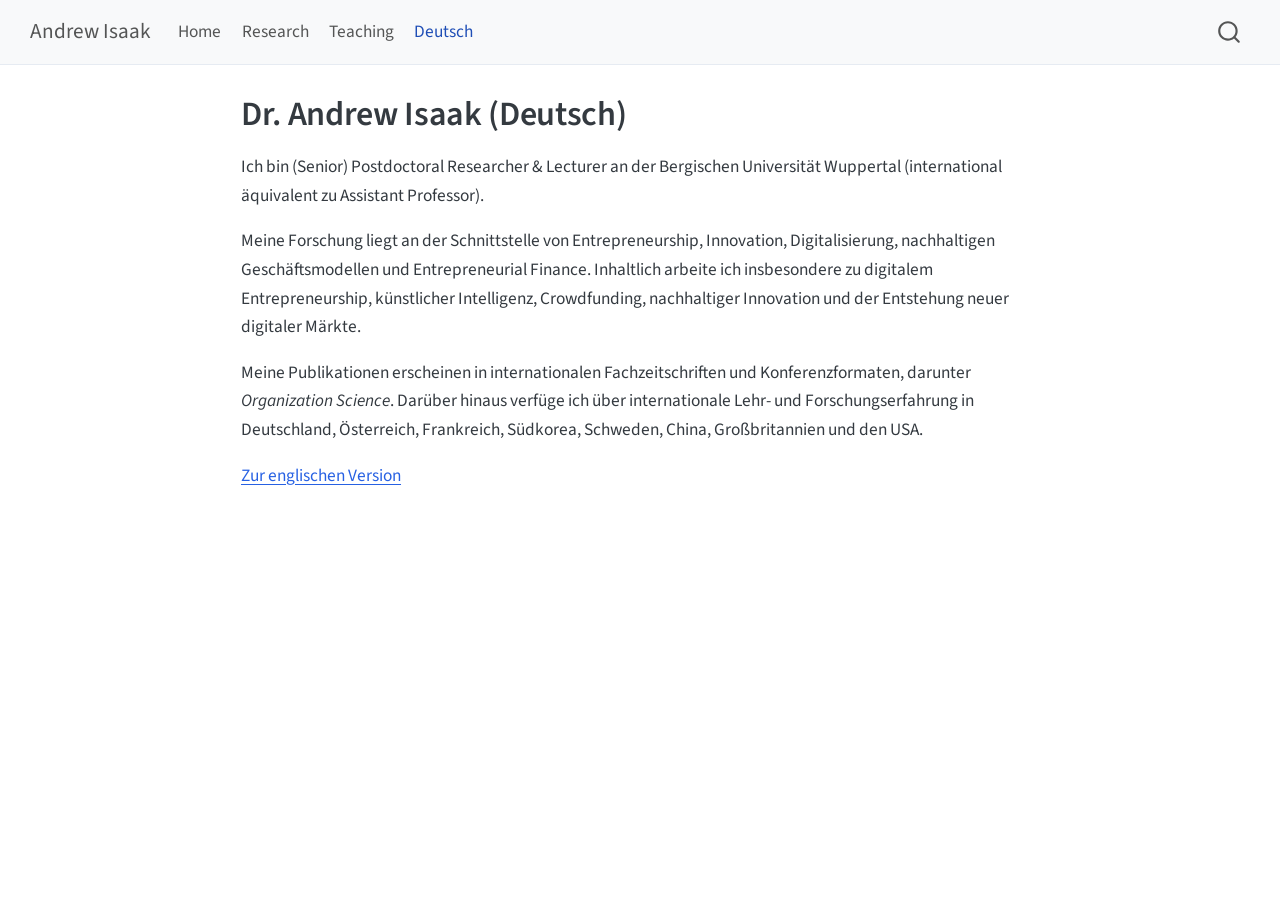
<file: docs/index_de.html>
<!DOCTYPE html>
<html xmlns="http://www.w3.org/1999/xhtml" lang="en" xml:lang="en"><head>

<meta charset="utf-8">
<meta name="generator" content="quarto-1.10.18">

<meta name="viewport" content="width=device-width, initial-scale=1.0, user-scalable=yes">


<title>Dr.&nbsp;Andrew Isaak (Deutsch) – Andrew Isaak</title>
<style>
/* Default styles provided by pandoc.
** See https://pandoc.org/MANUAL.html#variables-for-html for config info.
*/
span.smallcaps{font-variant: small-caps;}
div.columns{display: flex; gap: 1.5em;}
div.column{flex: auto;}
@media screen {
div.columns{gap: min(4vw, 1.5em);}
div.column{overflow-x: auto;}
}
div.hanging-indent{margin-left: 1.5em; text-indent: -1.5em;}
ul.task-list{list-style: none;}
ul.task-list li input[type="checkbox"] {
  width: 0.8em;
  margin: 0 0.8em 0.2em -1em; /* quarto-specific, see https://github.com/quarto-dev/quarto-cli/issues/4556 */ 
  vertical-align: middle;
}
</style>


<script src="site_libs/quarto-nav/quarto-nav.js"></script>
<script src="site_libs/quarto-nav/headroom.min.js"></script>
<script src="site_libs/clipboard/clipboard.min.js"></script>
<script src="site_libs/quarto-search/autocomplete.umd.js"></script>
<script src="site_libs/quarto-search/fuse.min.js"></script>
<script src="site_libs/quarto-search/quarto-search.js"></script>
<meta name="quarto:offset" content="./">
<script src="site_libs/quarto-html/quarto.js" type="module"></script>
<script src="site_libs/quarto-html/tabsets/tabsets.js" type="module"></script>
<script src="site_libs/quarto-html/popper.min.js"></script>
<script src="site_libs/quarto-html/tippy.umd.min.js"></script>
<script src="site_libs/quarto-html/anchor.min.js"></script>
<link href="site_libs/quarto-html/tippy.css" rel="stylesheet">
<link href="site_libs/quarto-html/quarto-syntax-highlighting-64a204ab8560d761af7679ceaba22944.css" rel="stylesheet" id="quarto-text-highlighting-styles">
<script src="site_libs/bootstrap/bootstrap.min.js"></script>
<link href="site_libs/bootstrap/bootstrap-icons.css" rel="stylesheet">
<link href="site_libs/bootstrap/bootstrap-e3adbaa939bcd423dddc8c8a834270b4.min.css" rel="stylesheet" append-hash="true" id="quarto-bootstrap" data-mode="light">
<script id="quarto-search-options" type="application/json">{
  "location": "navbar",
  "copy-button": false,
  "collapse-after": 3,
  "panel-placement": "end",
  "type": "overlay",
  "limit": 50,
  "keyboard-shortcut": [
    "f",
    "/",
    "s"
  ],
  "show-item-context": false,
  "language": {
    "search-no-results-text": "No results",
    "search-matching-documents-text": "matching documents",
    "search-copy-link-title": "Copy link to search",
    "search-hide-matches-text": "Hide additional matches",
    "search-more-match-text": "more match in this document",
    "search-more-matches-text": "more matches in this document",
    "search-clear-button-title": "Clear",
    "search-text-placeholder": "",
    "search-detached-cancel-button-title": "Cancel",
    "search-submit-button-title": "Submit",
    "search-label": "Search"
  }
}</script>
<style>html{ scroll-behavior: smooth; }</style>


<link rel="stylesheet" href="styles.css">
</head>

<body class="nav-fixed fullcontent quarto-light">

<div id="quarto-search-results"></div>
  <header id="quarto-header" class="headroom fixed-top">
    <nav class="navbar navbar-expand-lg " data-bs-theme="dark">
      <div class="navbar-container container-fluid">
      <div class="navbar-brand-container mx-auto">
    <a class="navbar-brand" href="./index.html">
    <span class="navbar-title">Andrew Isaak</span>
    </a>
  </div>
            <div id="quarto-search" class="" title="Search"></div>
          <button class="navbar-toggler" type="button" data-bs-toggle="collapse" data-bs-target="#navbarCollapse" aria-controls="navbarCollapse" role="menu" aria-expanded="false" aria-label="Toggle navigation" onclick="if (window.quartoToggleHeadroom) { window.quartoToggleHeadroom(); }">
  <span class="navbar-toggler-icon"></span>
</button>
          <div class="collapse navbar-collapse" id="navbarCollapse">
            <ul class="navbar-nav navbar-nav-scroll me-auto">
  <li class="nav-item">
    <a class="nav-link" href="./index.html"> 
<span class="menu-text">Home</span></a>
  </li>  
  <li class="nav-item">
    <a class="nav-link" href="./research.html"> 
<span class="menu-text">Research</span></a>
  </li>  
  <li class="nav-item">
    <a class="nav-link" href="./teaching.html"> 
<span class="menu-text">Teaching</span></a>
  </li>  
  <li class="nav-item">
    <a class="nav-link active" href="./index_de.html" aria-current="page"> 
<span class="menu-text">Deutsch</span></a>
  </li>  
</ul>
          </div> <!-- /navcollapse -->
            <div class="quarto-navbar-tools">
</div>
      </div> <!-- /container-fluid -->
    </nav>
</header>
<!-- content -->
<div id="quarto-content" class="quarto-container page-columns page-rows-contents page-layout-article page-navbar">
<!-- sidebar -->
<!-- margin-sidebar -->
    
<!-- main -->
<main class="content" id="quarto-document-content">

<header id="title-block-header" class="quarto-title-block default">
<div class="quarto-title">
<h1 class="title">Dr.&nbsp;Andrew Isaak (Deutsch)</h1>
</div>



<div class="quarto-title-meta">

    
  
    
  </div>
  


</header>


<p>Ich bin (Senior) Postdoctoral Researcher &amp; Lecturer an der Bergischen Universität Wuppertal (international äquivalent zu Assistant Professor).</p>
<p>Meine Forschung liegt an der Schnittstelle von Entrepreneurship, Innovation, Digitalisierung, nachhaltigen Geschäftsmodellen und Entrepreneurial Finance. Inhaltlich arbeite ich insbesondere zu digitalem Entrepreneurship, künstlicher Intelligenz, Crowdfunding, nachhaltiger Innovation und der Entstehung neuer digitaler Märkte.</p>
<p>Meine Publikationen erscheinen in internationalen Fachzeitschriften und Konferenzformaten, darunter <em>Organization Science</em>. Darüber hinaus verfüge ich über internationale Lehr- und Forschungserfahrung in Deutschland, Österreich, Frankreich, Südkorea, Schweden, China, Großbritannien und den USA.</p>
<p><a href="./index.html">Zur englischen Version</a></p>



</main> <!-- /main -->
<script id="quarto-html-after-body" type="application/javascript">
  window.document.addEventListener("DOMContentLoaded", function (event) {
    const icon = "";
    const anchorJS = new window.AnchorJS();
    anchorJS.options = {
      placement: 'right',
      icon: icon
    };
    anchorJS.add('.anchored');
    const isCodeAnnotation = (el) => {
      for (const clz of el.classList) {
        if (clz.startsWith('code-annotation-')) {                     
          return true;
        }
      }
      return false;
    }
    const onCopySuccess = function(e) {
      // button target
      const button = e.trigger;
      // don't keep focus
      button.blur();
      // flash "checked"
      button.classList.add('code-copy-button-checked');
      var currentTitle = button.getAttribute("title");
      button.setAttribute("title", "Copied!");
      let tooltip;
      if (window.bootstrap) {
        button.setAttribute("data-bs-toggle", "tooltip");
        button.setAttribute("data-bs-placement", "left");
        button.setAttribute("data-bs-title", "Copied!");
        tooltip = new bootstrap.Tooltip(button, 
          { trigger: "manual", 
            customClass: "code-copy-button-tooltip",
            offset: [0, -8]});
        tooltip.show();    
      }
      setTimeout(function() {
        if (tooltip) {
          tooltip.hide();
          button.removeAttribute("data-bs-title");
          button.removeAttribute("data-bs-toggle");
          button.removeAttribute("data-bs-placement");
        }
        button.setAttribute("title", currentTitle);
        button.classList.remove('code-copy-button-checked');
      }, 1000);
      // clear code selection
      e.clearSelection();
    }
    const getTextToCopy = function(trigger) {
      const outerScaffold = trigger.parentElement.cloneNode(true);
      const codeEl = outerScaffold.querySelector('code');
      for (const childEl of codeEl.children) {
        if (isCodeAnnotation(childEl)) {
          childEl.remove();
        }
      }
      return codeEl.innerText;
    }
    const clipboard = new window.ClipboardJS('.code-copy-button:not([data-in-quarto-modal])', {
      text: getTextToCopy
    });
    clipboard.on('success', onCopySuccess);
    if (window.document.getElementById('quarto-embedded-source-code-modal')) {
      const clipboardModal = new window.ClipboardJS('.code-copy-button[data-in-quarto-modal]', {
        text: getTextToCopy,
        container: window.document.getElementById('quarto-embedded-source-code-modal')
      });
      clipboardModal.on('success', onCopySuccess);
    }
      var localhostRegex = new RegExp(/^(?:http|https):\/\/localhost\:?[0-9]*\//);
      var mailtoRegex = new RegExp(/^mailto:/);
        var filterRegex = new RegExp('/' + window.location.host + '/');
      var isInternal = (href) => {
          return filterRegex.test(href) || localhostRegex.test(href) || mailtoRegex.test(href);
      }
      // Inspect non-navigation links and adorn them if external
     var links = window.document.querySelectorAll('a[href]:not(.nav-link):not(.navbar-brand):not(.toc-action):not(.sidebar-link):not(.sidebar-item-toggle):not(.pagination-link):not(.no-external):not([aria-hidden]):not(.dropdown-item):not(.quarto-navigation-tool):not(.about-link)');
      for (var i=0; i<links.length; i++) {
        const link = links[i];
        if (!isInternal(link.href)) {
          // undo the damage that might have been done by quarto-nav.js in the case of
          // links that we want to consider external
          if (link.dataset.originalHref !== undefined) {
            link.href = link.dataset.originalHref;
          }
        }
      }
    function tippyHover(el, contentFn, onTriggerFn, onUntriggerFn) {
      const config = {
        allowHTML: true,
        maxWidth: 500,
        delay: 100,
        arrow: false,
        appendTo: function(el) {
            return el.parentElement;
        },
        interactive: true,
        interactiveBorder: 10,
        theme: 'quarto',
        placement: 'bottom-start',
      };
      if (contentFn) {
        config.content = contentFn;
      }
      if (onTriggerFn) {
        config.onTrigger = onTriggerFn;
      }
      if (onUntriggerFn) {
        config.onUntrigger = onUntriggerFn;
      }
      window.tippy(el, config); 
    }
    const noterefs = window.document.querySelectorAll('a[role="doc-noteref"]');
    for (var i=0; i<noterefs.length; i++) {
      const ref = noterefs[i];
      tippyHover(ref, function() {
        // use id or data attribute instead here
        let href = ref.getAttribute('data-footnote-href') || ref.getAttribute('href');
        try { href = new URL(href).hash; } catch {}
        const id = href.replace(/^#\/?/, "");
        const note = window.document.getElementById(id);
        if (note) {
          return note.innerHTML;
        } else {
          return "";
        }
      });
    }
    const xrefs = window.document.querySelectorAll('a.quarto-xref');
    const processXRef = (id, note) => {
      // Strip column container classes
      const stripColumnClz = (el) => {
        el.classList.remove("page-full", "page-columns");
        if (el.children) {
          for (const child of el.children) {
            stripColumnClz(child);
          }
        }
      }
      stripColumnClz(note)
      if (id === null || id.startsWith('sec-')) {
        // Special case sections, only their first couple elements
        const container = document.createElement("div");
        if (note.children && note.children.length > 2) {
          container.appendChild(note.children[0].cloneNode(true));
          for (let i = 1; i < note.children.length; i++) {
            const child = note.children[i];
            if (child.tagName === "P" && child.innerText === "") {
              continue;
            } else {
              container.appendChild(child.cloneNode(true));
              break;
            }
          }
          if (window.Quarto?.typesetMath) {
            window.Quarto.typesetMath(container);
          }
          return container.innerHTML
        } else {
          if (window.Quarto?.typesetMath) {
            window.Quarto.typesetMath(note);
          }
          return note.innerHTML;
        }
      } else {
        // Remove any anchor links if they are present
        const anchorLink = note.querySelector('a.anchorjs-link');
        if (anchorLink) {
          anchorLink.remove();
        }
        if (window.Quarto?.typesetMath) {
          window.Quarto.typesetMath(note);
        }
        if (note.classList.contains("callout")) {
          return note.outerHTML;
        } else {
          return note.innerHTML;
        }
      }
    }
    for (var i=0; i<xrefs.length; i++) {
      const xref = xrefs[i];
      tippyHover(xref, undefined, function(instance) {
        instance.disable();
        let url = xref.getAttribute('href');
        let hash = undefined; 
        if (url.startsWith('#')) {
          hash = url;
        } else {
          try { hash = new URL(url).hash; } catch {}
        }
        if (hash) {
          const id = hash.replace(/^#\/?/, "");
          const note = window.document.getElementById(id);
          if (note !== null) {
            try {
              const html = processXRef(id, note.cloneNode(true));
              instance.setContent(html);
            } finally {
              instance.enable();
              instance.show();
            }
          } else {
            // See if we can fetch this
            fetch(url.split('#')[0])
            .then(res => res.text())
            .then(html => {
              const parser = new DOMParser();
              const htmlDoc = parser.parseFromString(html, "text/html");
              const note = htmlDoc.getElementById(id);
              if (note !== null) {
                const html = processXRef(id, note);
                instance.setContent(html);
              } 
            }).finally(() => {
              instance.enable();
              instance.show();
            });
          }
        } else {
          // See if we can fetch a full url (with no hash to target)
          // This is a special case and we should probably do some content thinning / targeting
          fetch(url)
          .then(res => res.text())
          .then(html => {
            const parser = new DOMParser();
            const htmlDoc = parser.parseFromString(html, "text/html");
            const note = htmlDoc.querySelector('main.content');
            if (note !== null) {
              // This should only happen for chapter cross references
              // (since there is no id in the URL)
              // remove the first header
              if (note.children.length > 0 && note.children[0].tagName === "HEADER") {
                note.children[0].remove();
              }
              const html = processXRef(null, note);
              instance.setContent(html);
            } 
          }).finally(() => {
            instance.enable();
            instance.show();
          });
        }
      }, function(instance) {
      });
    }
        let selectedAnnoteEl;
        const selectorForAnnotation = ( cell, annotation) => {
          let cellAttr = 'data-code-cell="' + cell + '"';
          let lineAttr = 'data-code-annotation="' +  annotation + '"';
          const selector = 'span[' + cellAttr + '][' + lineAttr + ']';
          return selector;
        }
        const selectCodeLines = (annoteEl) => {
          const doc = window.document;
          const targetCell = annoteEl.getAttribute("data-target-cell");
          const targetAnnotation = annoteEl.getAttribute("data-target-annotation");
          const annoteSpan = window.document.querySelector(selectorForAnnotation(targetCell, targetAnnotation));
          const lines = annoteSpan.getAttribute("data-code-lines").split(",");
          const lineIds = lines.map((line) => {
            return targetCell + "-" + line;
          })
          let top = null;
          let height = null;
          let parent = null;
          if (lineIds.length > 0) {
              //compute the position of the single el (top and bottom and make a div)
              const el = window.document.getElementById(lineIds[0]);
              top = el.offsetTop;
              height = el.offsetHeight;
              parent = el.parentElement.parentElement;
            if (lineIds.length > 1) {
              const lastEl = window.document.getElementById(lineIds[lineIds.length - 1]);
              const bottom = lastEl.offsetTop + lastEl.offsetHeight;
              height = bottom - top;
            }
            if (top !== null && height !== null && parent !== null) {
              // cook up a div (if necessary) and position it 
              let div = window.document.getElementById("code-annotation-line-highlight");
              if (div === null) {
                div = window.document.createElement("div");
                div.setAttribute("id", "code-annotation-line-highlight");
                div.style.position = 'absolute';
                parent.appendChild(div);
              }
              div.style.top = top - 2 + "px";
              div.style.height = height + 4 + "px";
              div.style.left = 0;
              let gutterDiv = window.document.getElementById("code-annotation-line-highlight-gutter");
              if (gutterDiv === null) {
                gutterDiv = window.document.createElement("div");
                gutterDiv.setAttribute("id", "code-annotation-line-highlight-gutter");
                gutterDiv.style.position = 'absolute';
                const codeCell = window.document.getElementById(targetCell);
                const gutter = codeCell.querySelector('.code-annotation-gutter');
                gutter.appendChild(gutterDiv);
              }
              gutterDiv.style.top = top - 2 + "px";
              gutterDiv.style.height = height + 4 + "px";
            }
            selectedAnnoteEl = annoteEl;
          }
        };
        const unselectCodeLines = () => {
          const elementsIds = ["code-annotation-line-highlight", "code-annotation-line-highlight-gutter"];
          elementsIds.forEach((elId) => {
            const div = window.document.getElementById(elId);
            if (div) {
              div.remove();
            }
          });
          selectedAnnoteEl = undefined;
        };
          // Handle positioning of the toggle
      window.addEventListener(
        "resize",
        throttle(() => {
          elRect = undefined;
          if (selectedAnnoteEl) {
            selectCodeLines(selectedAnnoteEl);
          }
        }, 10)
      );
      function throttle(fn, ms) {
      let throttle = false;
      let timer;
        return (...args) => {
          if(!throttle) { // first call gets through
              fn.apply(this, args);
              throttle = true;
          } else { // all the others get throttled
              if(timer) clearTimeout(timer); // cancel #2
              timer = setTimeout(() => {
                fn.apply(this, args);
                timer = throttle = false;
              }, ms);
          }
        };
      }
        // Attach click handler to the DT
        const annoteDls = window.document.querySelectorAll('dt[data-target-cell]');
        for (const annoteDlNode of annoteDls) {
          annoteDlNode.addEventListener('click', (event) => {
            const clickedEl = event.target;
            if (clickedEl !== selectedAnnoteEl) {
              unselectCodeLines();
              const activeEl = window.document.querySelector('dt[data-target-cell].code-annotation-active');
              if (activeEl) {
                activeEl.classList.remove('code-annotation-active');
              }
              selectCodeLines(clickedEl);
              clickedEl.classList.add('code-annotation-active');
            } else {
              // Unselect the line
              unselectCodeLines();
              clickedEl.classList.remove('code-annotation-active');
            }
          });
        }
    const findCites = (el) => {
      const parentEl = el.parentElement;
      if (parentEl) {
        const cites = parentEl.dataset.cites;
        if (cites) {
          return {
            el,
            cites: cites.split(' ')
          };
        } else {
          return findCites(el.parentElement)
        }
      } else {
        return undefined;
      }
    };
    var bibliorefs = window.document.querySelectorAll('a[role="doc-biblioref"]');
    for (var i=0; i<bibliorefs.length; i++) {
      const ref = bibliorefs[i];
      const citeInfo = findCites(ref);
      if (citeInfo) {
        tippyHover(citeInfo.el, function() {
          var popup = window.document.createElement('div');
          citeInfo.cites.forEach(function(cite) {
            var citeDiv = window.document.createElement('div');
            citeDiv.classList.add('hanging-indent');
            citeDiv.classList.add('csl-entry');
            var biblioDiv = window.document.getElementById('ref-' + cite);
            if (biblioDiv) {
              citeDiv.innerHTML = biblioDiv.innerHTML;
            }
            popup.appendChild(citeDiv);
          });
          return popup.innerHTML;
        });
      }
    }
  });
  </script>
</div> <!-- /content -->




<script src="site_libs/quarto-html/zenscroll-min.js"></script>
</body></html>
</file>
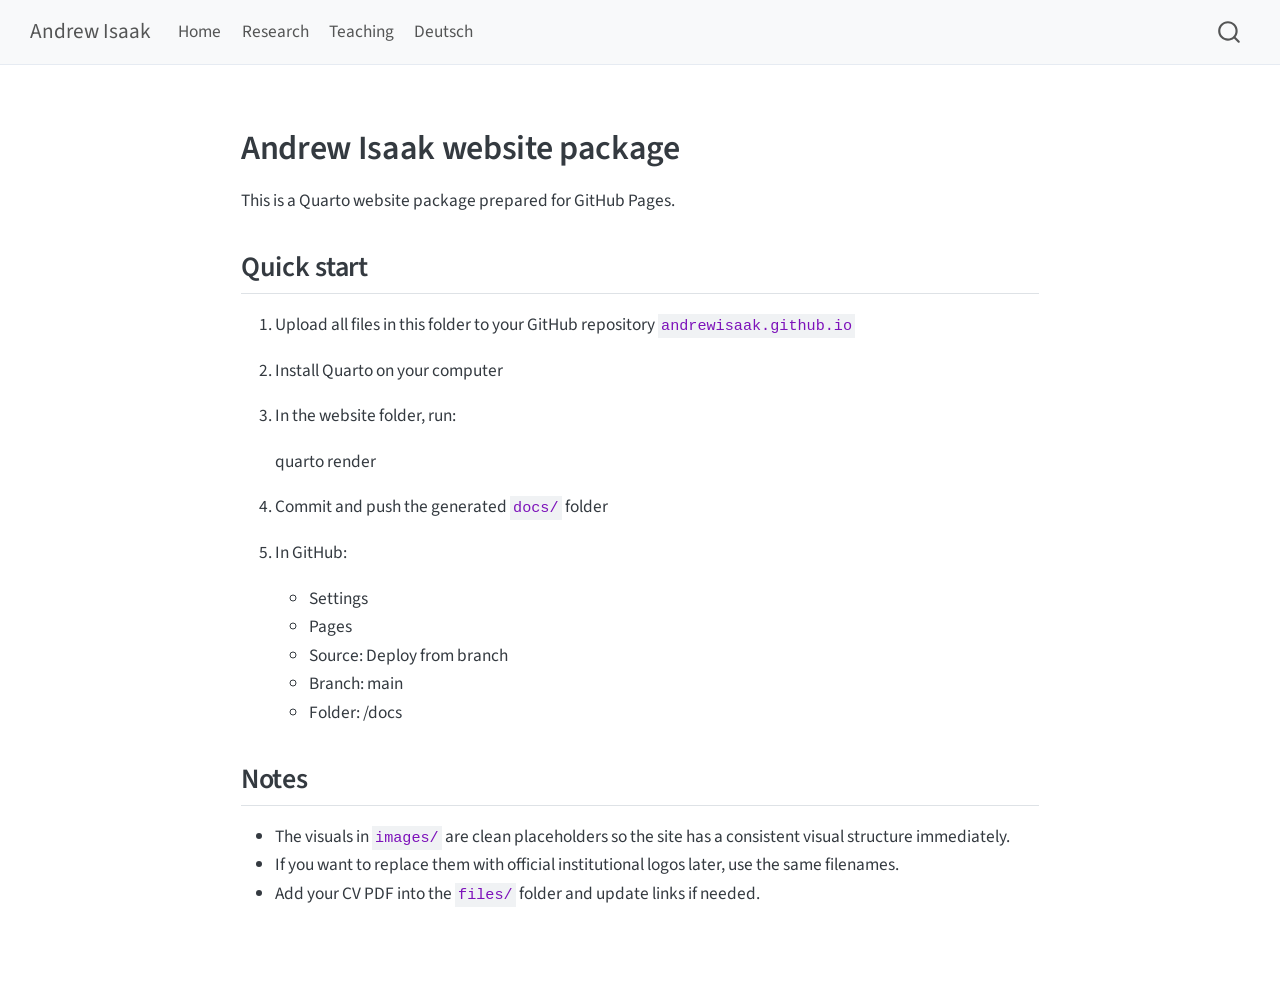
<file: docs/README_DEPLOY.html>
<!DOCTYPE html>
<html xmlns="http://www.w3.org/1999/xhtml" lang="en" xml:lang="en"><head>

<meta charset="utf-8">
<meta name="generator" content="quarto-1.10.18">

<meta name="viewport" content="width=device-width, initial-scale=1.0, user-scalable=yes">


<title>readme_deploy – Andrew Isaak</title>
<style>
/* Default styles provided by pandoc.
** See https://pandoc.org/MANUAL.html#variables-for-html for config info.
*/
span.smallcaps{font-variant: small-caps;}
div.columns{display: flex; gap: 1.5em;}
div.column{flex: auto;}
@media screen {
div.columns{gap: min(4vw, 1.5em);}
div.column{overflow-x: auto;}
}
div.hanging-indent{margin-left: 1.5em; text-indent: -1.5em;}
ul.task-list{list-style: none;}
ul.task-list li input[type="checkbox"] {
  width: 0.8em;
  margin: 0 0.8em 0.2em -1em; /* quarto-specific, see https://github.com/quarto-dev/quarto-cli/issues/4556 */ 
  vertical-align: middle;
}
</style>


<script src="site_libs/quarto-nav/quarto-nav.js"></script>
<script src="site_libs/quarto-nav/headroom.min.js"></script>
<script src="site_libs/clipboard/clipboard.min.js"></script>
<script src="site_libs/quarto-search/autocomplete.umd.js"></script>
<script src="site_libs/quarto-search/fuse.min.js"></script>
<script src="site_libs/quarto-search/quarto-search.js"></script>
<meta name="quarto:offset" content="./">
<script src="site_libs/quarto-html/quarto.js" type="module"></script>
<script src="site_libs/quarto-html/tabsets/tabsets.js" type="module"></script>
<script src="site_libs/quarto-html/popper.min.js"></script>
<script src="site_libs/quarto-html/tippy.umd.min.js"></script>
<script src="site_libs/quarto-html/anchor.min.js"></script>
<link href="site_libs/quarto-html/tippy.css" rel="stylesheet">
<link href="site_libs/quarto-html/quarto-syntax-highlighting-64a204ab8560d761af7679ceaba22944.css" rel="stylesheet" id="quarto-text-highlighting-styles">
<script src="site_libs/bootstrap/bootstrap.min.js"></script>
<link href="site_libs/bootstrap/bootstrap-icons.css" rel="stylesheet">
<link href="site_libs/bootstrap/bootstrap-e3adbaa939bcd423dddc8c8a834270b4.min.css" rel="stylesheet" append-hash="true" id="quarto-bootstrap" data-mode="light">
<script id="quarto-search-options" type="application/json">{
  "location": "navbar",
  "copy-button": false,
  "collapse-after": 3,
  "panel-placement": "end",
  "type": "overlay",
  "limit": 50,
  "keyboard-shortcut": [
    "f",
    "/",
    "s"
  ],
  "show-item-context": false,
  "language": {
    "search-no-results-text": "No results",
    "search-matching-documents-text": "matching documents",
    "search-copy-link-title": "Copy link to search",
    "search-hide-matches-text": "Hide additional matches",
    "search-more-match-text": "more match in this document",
    "search-more-matches-text": "more matches in this document",
    "search-clear-button-title": "Clear",
    "search-text-placeholder": "",
    "search-detached-cancel-button-title": "Cancel",
    "search-submit-button-title": "Submit",
    "search-label": "Search"
  }
}</script>
<style>html{ scroll-behavior: smooth; }</style>


<link rel="stylesheet" href="styles.css">
</head>

<body class="nav-fixed fullcontent quarto-light">

<div id="quarto-search-results"></div>
  <header id="quarto-header" class="headroom fixed-top">
    <nav class="navbar navbar-expand-lg " data-bs-theme="dark">
      <div class="navbar-container container-fluid">
      <div class="navbar-brand-container mx-auto">
    <a class="navbar-brand" href="./index.html">
    <span class="navbar-title">Andrew Isaak</span>
    </a>
  </div>
            <div id="quarto-search" class="" title="Search"></div>
          <button class="navbar-toggler" type="button" data-bs-toggle="collapse" data-bs-target="#navbarCollapse" aria-controls="navbarCollapse" role="menu" aria-expanded="false" aria-label="Toggle navigation" onclick="if (window.quartoToggleHeadroom) { window.quartoToggleHeadroom(); }">
  <span class="navbar-toggler-icon"></span>
</button>
          <div class="collapse navbar-collapse" id="navbarCollapse">
            <ul class="navbar-nav navbar-nav-scroll me-auto">
  <li class="nav-item">
    <a class="nav-link" href="./index.html"> 
<span class="menu-text">Home</span></a>
  </li>  
  <li class="nav-item">
    <a class="nav-link" href="./research.html"> 
<span class="menu-text">Research</span></a>
  </li>  
  <li class="nav-item">
    <a class="nav-link" href="./teaching.html"> 
<span class="menu-text">Teaching</span></a>
  </li>  
  <li class="nav-item">
    <a class="nav-link" href="./index_de.html"> 
<span class="menu-text">Deutsch</span></a>
  </li>  
</ul>
          </div> <!-- /navcollapse -->
            <div class="quarto-navbar-tools">
</div>
      </div> <!-- /container-fluid -->
    </nav>
</header>
<!-- content -->
<div id="quarto-content" class="quarto-container page-columns page-rows-contents page-layout-article page-navbar">
<!-- sidebar -->
<!-- margin-sidebar -->
    
<!-- main -->
<main class="content" id="quarto-document-content"><header id="title-block-header" class="quarto-title-block"></header>




<section id="andrew-isaak-website-package" class="level1">
<h1>Andrew Isaak website package</h1>
<p>This is a Quarto website package prepared for GitHub Pages.</p>
<section id="quick-start" class="level2">
<h2 class="anchored" data-anchor-id="quick-start">Quick start</h2>
<ol type="1">
<li><p>Upload all files in this folder to your GitHub repository <code>andrewisaak.github.io</code></p></li>
<li><p>Install Quarto on your computer</p></li>
<li><p>In the website folder, run:</p>
<p>quarto render</p></li>
<li><p>Commit and push the generated <code>docs/</code> folder</p></li>
<li><p>In GitHub:</p>
<ul>
<li>Settings</li>
<li>Pages</li>
<li>Source: Deploy from branch</li>
<li>Branch: main</li>
<li>Folder: /docs</li>
</ul></li>
</ol>
</section>
<section id="notes" class="level2">
<h2 class="anchored" data-anchor-id="notes">Notes</h2>
<ul>
<li>The visuals in <code>images/</code> are clean placeholders so the site has a consistent visual structure immediately.</li>
<li>If you want to replace them with official institutional logos later, use the same filenames.</li>
<li>Add your CV PDF into the <code>files/</code> folder and update links if needed.</li>
</ul>


</section>
</section>

</main> <!-- /main -->
<script id="quarto-html-after-body" type="application/javascript">
  window.document.addEventListener("DOMContentLoaded", function (event) {
    const icon = "";
    const anchorJS = new window.AnchorJS();
    anchorJS.options = {
      placement: 'right',
      icon: icon
    };
    anchorJS.add('.anchored');
    const isCodeAnnotation = (el) => {
      for (const clz of el.classList) {
        if (clz.startsWith('code-annotation-')) {                     
          return true;
        }
      }
      return false;
    }
    const onCopySuccess = function(e) {
      // button target
      const button = e.trigger;
      // don't keep focus
      button.blur();
      // flash "checked"
      button.classList.add('code-copy-button-checked');
      var currentTitle = button.getAttribute("title");
      button.setAttribute("title", "Copied!");
      let tooltip;
      if (window.bootstrap) {
        button.setAttribute("data-bs-toggle", "tooltip");
        button.setAttribute("data-bs-placement", "left");
        button.setAttribute("data-bs-title", "Copied!");
        tooltip = new bootstrap.Tooltip(button, 
          { trigger: "manual", 
            customClass: "code-copy-button-tooltip",
            offset: [0, -8]});
        tooltip.show();    
      }
      setTimeout(function() {
        if (tooltip) {
          tooltip.hide();
          button.removeAttribute("data-bs-title");
          button.removeAttribute("data-bs-toggle");
          button.removeAttribute("data-bs-placement");
        }
        button.setAttribute("title", currentTitle);
        button.classList.remove('code-copy-button-checked');
      }, 1000);
      // clear code selection
      e.clearSelection();
    }
    const getTextToCopy = function(trigger) {
      const outerScaffold = trigger.parentElement.cloneNode(true);
      const codeEl = outerScaffold.querySelector('code');
      for (const childEl of codeEl.children) {
        if (isCodeAnnotation(childEl)) {
          childEl.remove();
        }
      }
      return codeEl.innerText;
    }
    const clipboard = new window.ClipboardJS('.code-copy-button:not([data-in-quarto-modal])', {
      text: getTextToCopy
    });
    clipboard.on('success', onCopySuccess);
    if (window.document.getElementById('quarto-embedded-source-code-modal')) {
      const clipboardModal = new window.ClipboardJS('.code-copy-button[data-in-quarto-modal]', {
        text: getTextToCopy,
        container: window.document.getElementById('quarto-embedded-source-code-modal')
      });
      clipboardModal.on('success', onCopySuccess);
    }
      var localhostRegex = new RegExp(/^(?:http|https):\/\/localhost\:?[0-9]*\//);
      var mailtoRegex = new RegExp(/^mailto:/);
        var filterRegex = new RegExp('/' + window.location.host + '/');
      var isInternal = (href) => {
          return filterRegex.test(href) || localhostRegex.test(href) || mailtoRegex.test(href);
      }
      // Inspect non-navigation links and adorn them if external
     var links = window.document.querySelectorAll('a[href]:not(.nav-link):not(.navbar-brand):not(.toc-action):not(.sidebar-link):not(.sidebar-item-toggle):not(.pagination-link):not(.no-external):not([aria-hidden]):not(.dropdown-item):not(.quarto-navigation-tool):not(.about-link)');
      for (var i=0; i<links.length; i++) {
        const link = links[i];
        if (!isInternal(link.href)) {
          // undo the damage that might have been done by quarto-nav.js in the case of
          // links that we want to consider external
          if (link.dataset.originalHref !== undefined) {
            link.href = link.dataset.originalHref;
          }
        }
      }
    function tippyHover(el, contentFn, onTriggerFn, onUntriggerFn) {
      const config = {
        allowHTML: true,
        maxWidth: 500,
        delay: 100,
        arrow: false,
        appendTo: function(el) {
            return el.parentElement;
        },
        interactive: true,
        interactiveBorder: 10,
        theme: 'quarto',
        placement: 'bottom-start',
      };
      if (contentFn) {
        config.content = contentFn;
      }
      if (onTriggerFn) {
        config.onTrigger = onTriggerFn;
      }
      if (onUntriggerFn) {
        config.onUntrigger = onUntriggerFn;
      }
      window.tippy(el, config); 
    }
    const noterefs = window.document.querySelectorAll('a[role="doc-noteref"]');
    for (var i=0; i<noterefs.length; i++) {
      const ref = noterefs[i];
      tippyHover(ref, function() {
        // use id or data attribute instead here
        let href = ref.getAttribute('data-footnote-href') || ref.getAttribute('href');
        try { href = new URL(href).hash; } catch {}
        const id = href.replace(/^#\/?/, "");
        const note = window.document.getElementById(id);
        if (note) {
          return note.innerHTML;
        } else {
          return "";
        }
      });
    }
    const xrefs = window.document.querySelectorAll('a.quarto-xref');
    const processXRef = (id, note) => {
      // Strip column container classes
      const stripColumnClz = (el) => {
        el.classList.remove("page-full", "page-columns");
        if (el.children) {
          for (const child of el.children) {
            stripColumnClz(child);
          }
        }
      }
      stripColumnClz(note)
      if (id === null || id.startsWith('sec-')) {
        // Special case sections, only their first couple elements
        const container = document.createElement("div");
        if (note.children && note.children.length > 2) {
          container.appendChild(note.children[0].cloneNode(true));
          for (let i = 1; i < note.children.length; i++) {
            const child = note.children[i];
            if (child.tagName === "P" && child.innerText === "") {
              continue;
            } else {
              container.appendChild(child.cloneNode(true));
              break;
            }
          }
          if (window.Quarto?.typesetMath) {
            window.Quarto.typesetMath(container);
          }
          return container.innerHTML
        } else {
          if (window.Quarto?.typesetMath) {
            window.Quarto.typesetMath(note);
          }
          return note.innerHTML;
        }
      } else {
        // Remove any anchor links if they are present
        const anchorLink = note.querySelector('a.anchorjs-link');
        if (anchorLink) {
          anchorLink.remove();
        }
        if (window.Quarto?.typesetMath) {
          window.Quarto.typesetMath(note);
        }
        if (note.classList.contains("callout")) {
          return note.outerHTML;
        } else {
          return note.innerHTML;
        }
      }
    }
    for (var i=0; i<xrefs.length; i++) {
      const xref = xrefs[i];
      tippyHover(xref, undefined, function(instance) {
        instance.disable();
        let url = xref.getAttribute('href');
        let hash = undefined; 
        if (url.startsWith('#')) {
          hash = url;
        } else {
          try { hash = new URL(url).hash; } catch {}
        }
        if (hash) {
          const id = hash.replace(/^#\/?/, "");
          const note = window.document.getElementById(id);
          if (note !== null) {
            try {
              const html = processXRef(id, note.cloneNode(true));
              instance.setContent(html);
            } finally {
              instance.enable();
              instance.show();
            }
          } else {
            // See if we can fetch this
            fetch(url.split('#')[0])
            .then(res => res.text())
            .then(html => {
              const parser = new DOMParser();
              const htmlDoc = parser.parseFromString(html, "text/html");
              const note = htmlDoc.getElementById(id);
              if (note !== null) {
                const html = processXRef(id, note);
                instance.setContent(html);
              } 
            }).finally(() => {
              instance.enable();
              instance.show();
            });
          }
        } else {
          // See if we can fetch a full url (with no hash to target)
          // This is a special case and we should probably do some content thinning / targeting
          fetch(url)
          .then(res => res.text())
          .then(html => {
            const parser = new DOMParser();
            const htmlDoc = parser.parseFromString(html, "text/html");
            const note = htmlDoc.querySelector('main.content');
            if (note !== null) {
              // This should only happen for chapter cross references
              // (since there is no id in the URL)
              // remove the first header
              if (note.children.length > 0 && note.children[0].tagName === "HEADER") {
                note.children[0].remove();
              }
              const html = processXRef(null, note);
              instance.setContent(html);
            } 
          }).finally(() => {
            instance.enable();
            instance.show();
          });
        }
      }, function(instance) {
      });
    }
        let selectedAnnoteEl;
        const selectorForAnnotation = ( cell, annotation) => {
          let cellAttr = 'data-code-cell="' + cell + '"';
          let lineAttr = 'data-code-annotation="' +  annotation + '"';
          const selector = 'span[' + cellAttr + '][' + lineAttr + ']';
          return selector;
        }
        const selectCodeLines = (annoteEl) => {
          const doc = window.document;
          const targetCell = annoteEl.getAttribute("data-target-cell");
          const targetAnnotation = annoteEl.getAttribute("data-target-annotation");
          const annoteSpan = window.document.querySelector(selectorForAnnotation(targetCell, targetAnnotation));
          const lines = annoteSpan.getAttribute("data-code-lines").split(",");
          const lineIds = lines.map((line) => {
            return targetCell + "-" + line;
          })
          let top = null;
          let height = null;
          let parent = null;
          if (lineIds.length > 0) {
              //compute the position of the single el (top and bottom and make a div)
              const el = window.document.getElementById(lineIds[0]);
              top = el.offsetTop;
              height = el.offsetHeight;
              parent = el.parentElement.parentElement;
            if (lineIds.length > 1) {
              const lastEl = window.document.getElementById(lineIds[lineIds.length - 1]);
              const bottom = lastEl.offsetTop + lastEl.offsetHeight;
              height = bottom - top;
            }
            if (top !== null && height !== null && parent !== null) {
              // cook up a div (if necessary) and position it 
              let div = window.document.getElementById("code-annotation-line-highlight");
              if (div === null) {
                div = window.document.createElement("div");
                div.setAttribute("id", "code-annotation-line-highlight");
                div.style.position = 'absolute';
                parent.appendChild(div);
              }
              div.style.top = top - 2 + "px";
              div.style.height = height + 4 + "px";
              div.style.left = 0;
              let gutterDiv = window.document.getElementById("code-annotation-line-highlight-gutter");
              if (gutterDiv === null) {
                gutterDiv = window.document.createElement("div");
                gutterDiv.setAttribute("id", "code-annotation-line-highlight-gutter");
                gutterDiv.style.position = 'absolute';
                const codeCell = window.document.getElementById(targetCell);
                const gutter = codeCell.querySelector('.code-annotation-gutter');
                gutter.appendChild(gutterDiv);
              }
              gutterDiv.style.top = top - 2 + "px";
              gutterDiv.style.height = height + 4 + "px";
            }
            selectedAnnoteEl = annoteEl;
          }
        };
        const unselectCodeLines = () => {
          const elementsIds = ["code-annotation-line-highlight", "code-annotation-line-highlight-gutter"];
          elementsIds.forEach((elId) => {
            const div = window.document.getElementById(elId);
            if (div) {
              div.remove();
            }
          });
          selectedAnnoteEl = undefined;
        };
          // Handle positioning of the toggle
      window.addEventListener(
        "resize",
        throttle(() => {
          elRect = undefined;
          if (selectedAnnoteEl) {
            selectCodeLines(selectedAnnoteEl);
          }
        }, 10)
      );
      function throttle(fn, ms) {
      let throttle = false;
      let timer;
        return (...args) => {
          if(!throttle) { // first call gets through
              fn.apply(this, args);
              throttle = true;
          } else { // all the others get throttled
              if(timer) clearTimeout(timer); // cancel #2
              timer = setTimeout(() => {
                fn.apply(this, args);
                timer = throttle = false;
              }, ms);
          }
        };
      }
        // Attach click handler to the DT
        const annoteDls = window.document.querySelectorAll('dt[data-target-cell]');
        for (const annoteDlNode of annoteDls) {
          annoteDlNode.addEventListener('click', (event) => {
            const clickedEl = event.target;
            if (clickedEl !== selectedAnnoteEl) {
              unselectCodeLines();
              const activeEl = window.document.querySelector('dt[data-target-cell].code-annotation-active');
              if (activeEl) {
                activeEl.classList.remove('code-annotation-active');
              }
              selectCodeLines(clickedEl);
              clickedEl.classList.add('code-annotation-active');
            } else {
              // Unselect the line
              unselectCodeLines();
              clickedEl.classList.remove('code-annotation-active');
            }
          });
        }
    const findCites = (el) => {
      const parentEl = el.parentElement;
      if (parentEl) {
        const cites = parentEl.dataset.cites;
        if (cites) {
          return {
            el,
            cites: cites.split(' ')
          };
        } else {
          return findCites(el.parentElement)
        }
      } else {
        return undefined;
      }
    };
    var bibliorefs = window.document.querySelectorAll('a[role="doc-biblioref"]');
    for (var i=0; i<bibliorefs.length; i++) {
      const ref = bibliorefs[i];
      const citeInfo = findCites(ref);
      if (citeInfo) {
        tippyHover(citeInfo.el, function() {
          var popup = window.document.createElement('div');
          citeInfo.cites.forEach(function(cite) {
            var citeDiv = window.document.createElement('div');
            citeDiv.classList.add('hanging-indent');
            citeDiv.classList.add('csl-entry');
            var biblioDiv = window.document.getElementById('ref-' + cite);
            if (biblioDiv) {
              citeDiv.innerHTML = biblioDiv.innerHTML;
            }
            popup.appendChild(citeDiv);
          });
          return popup.innerHTML;
        });
      }
    }
  });
  </script>
</div> <!-- /content -->




<script src="site_libs/quarto-html/zenscroll-min.js"></script>
</body></html>
</file>
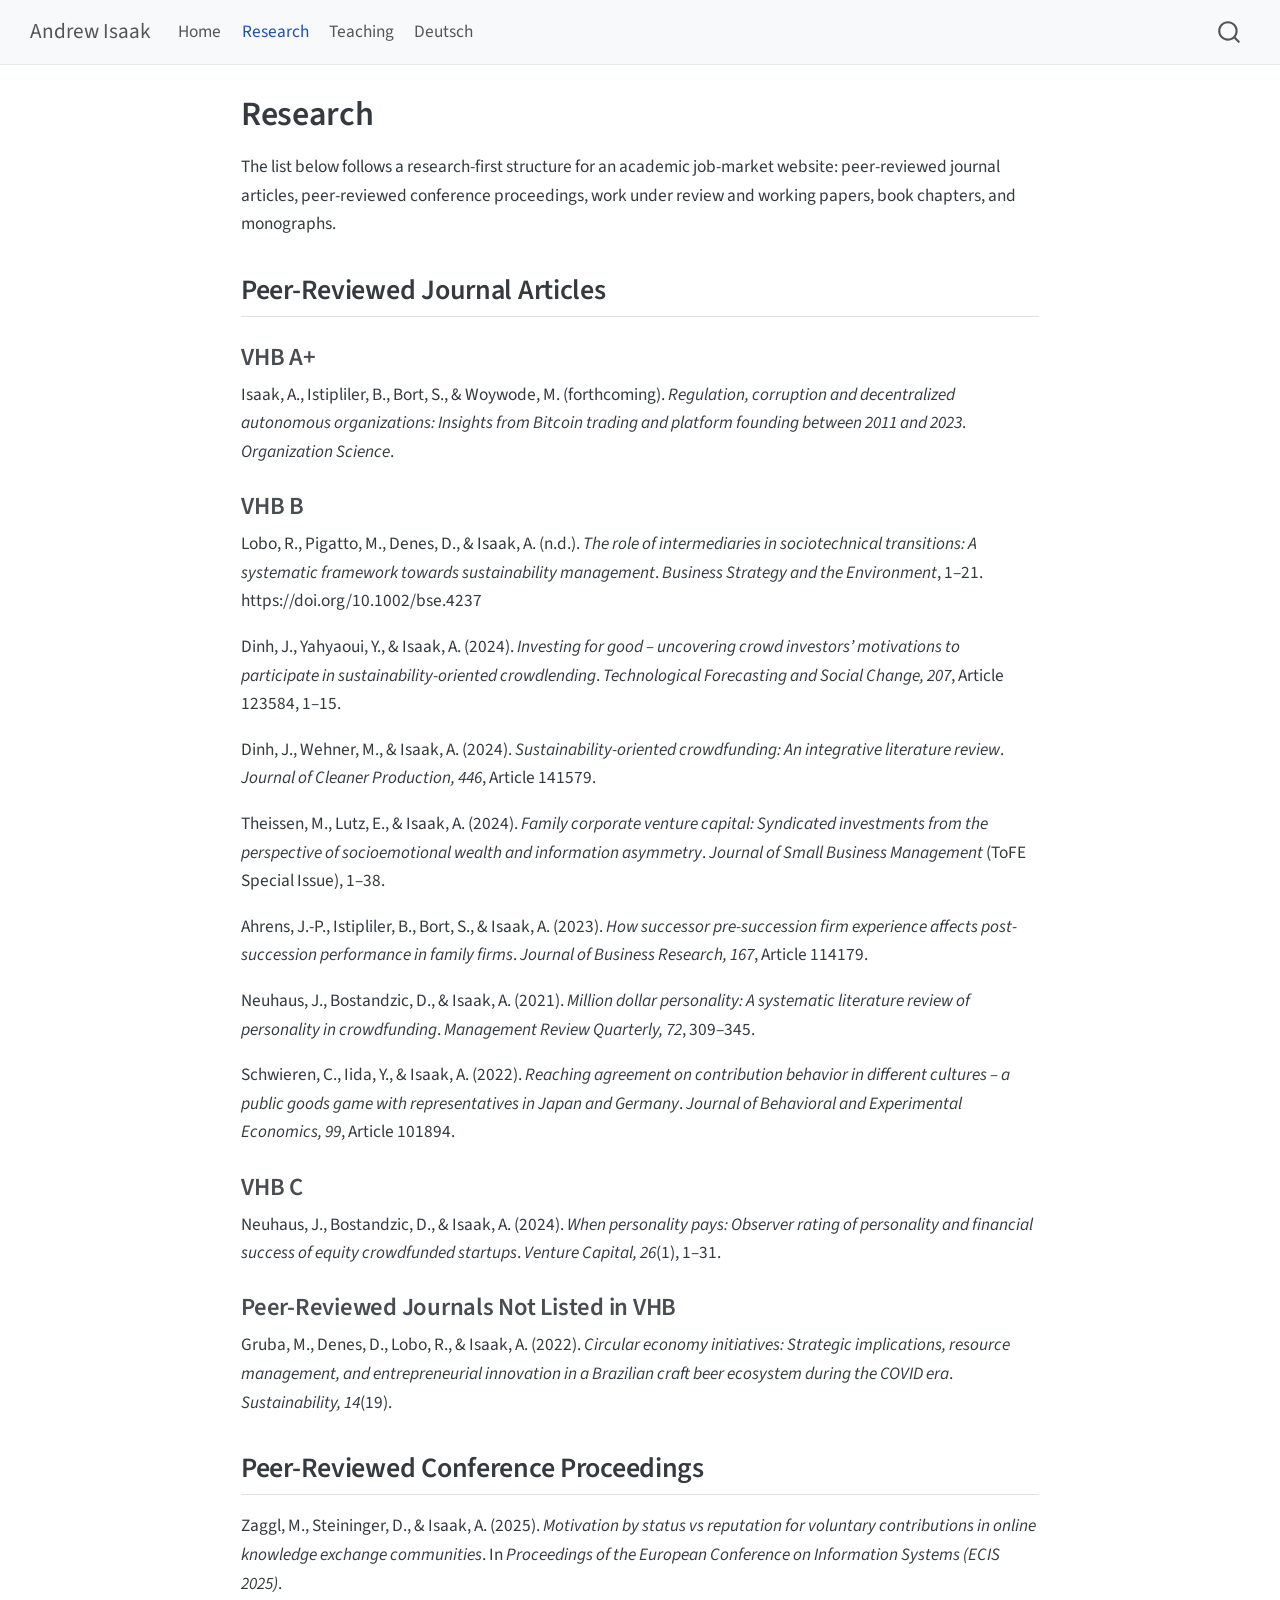
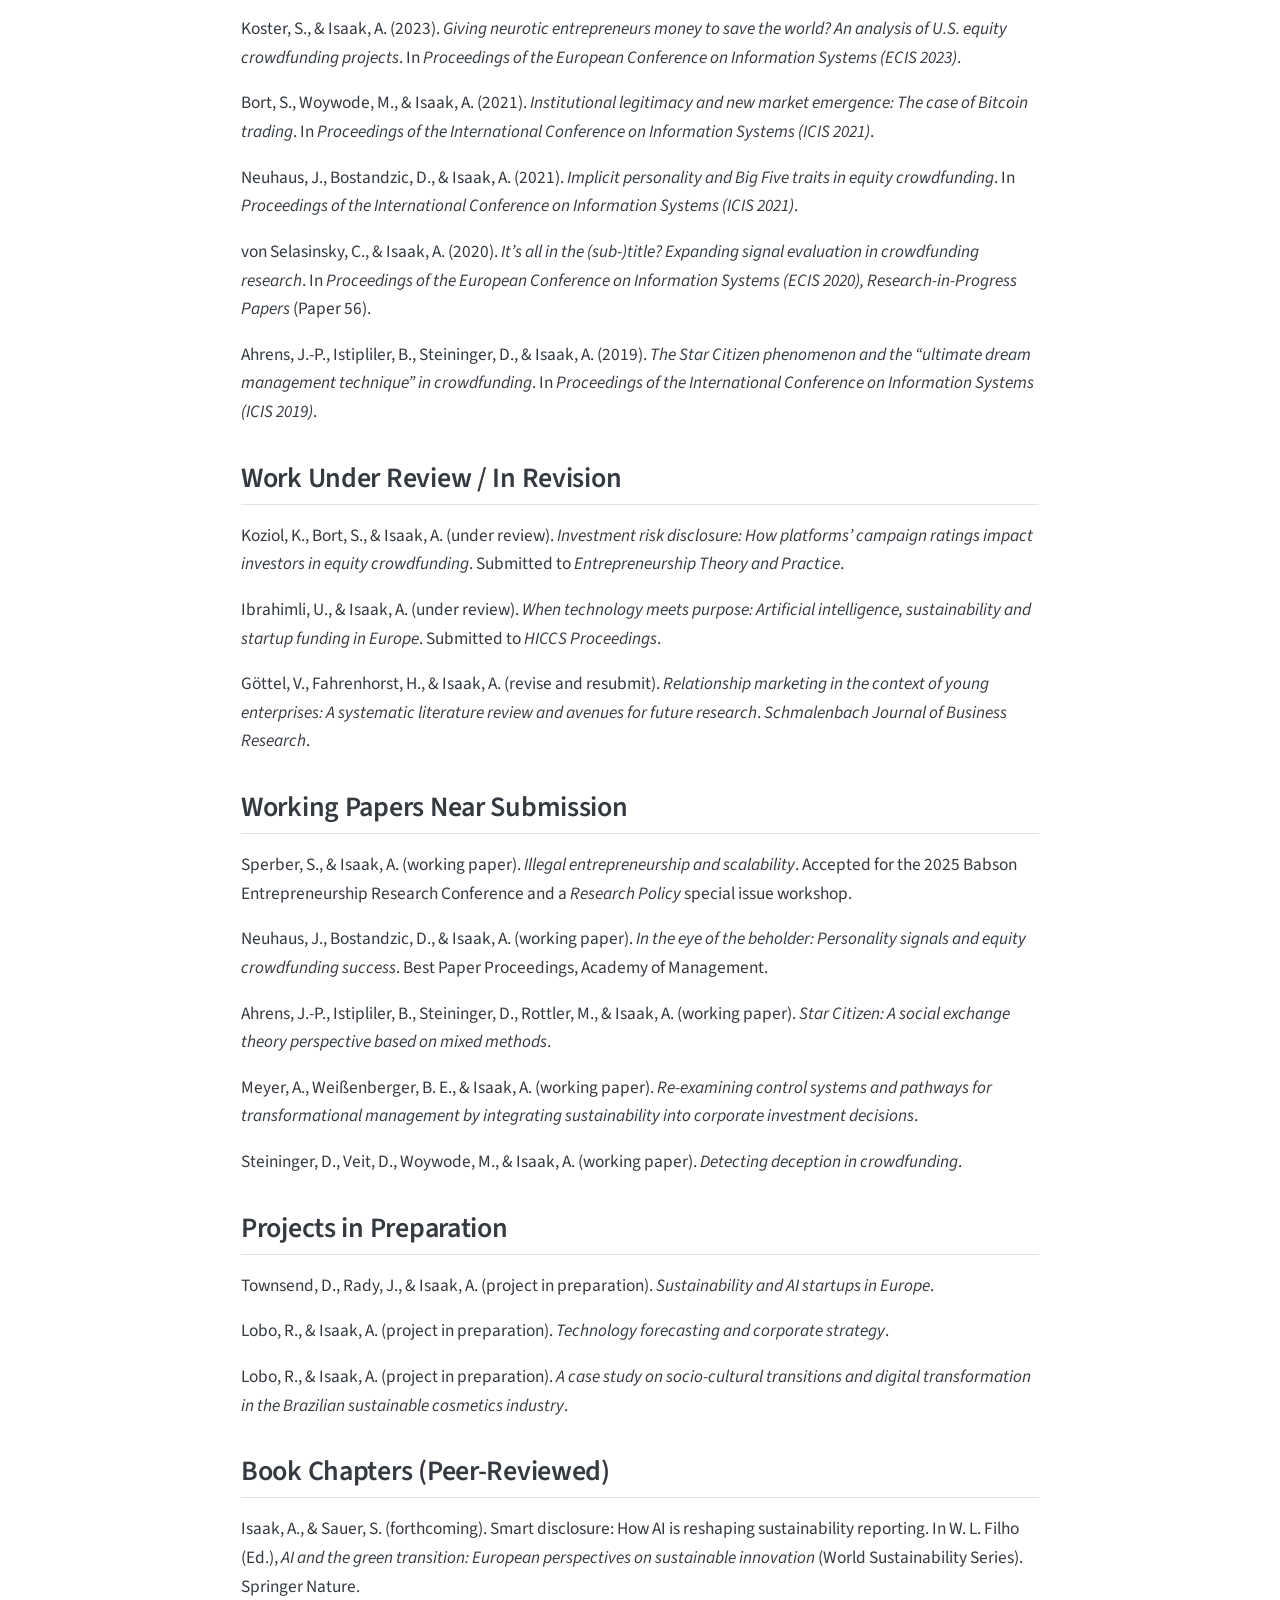
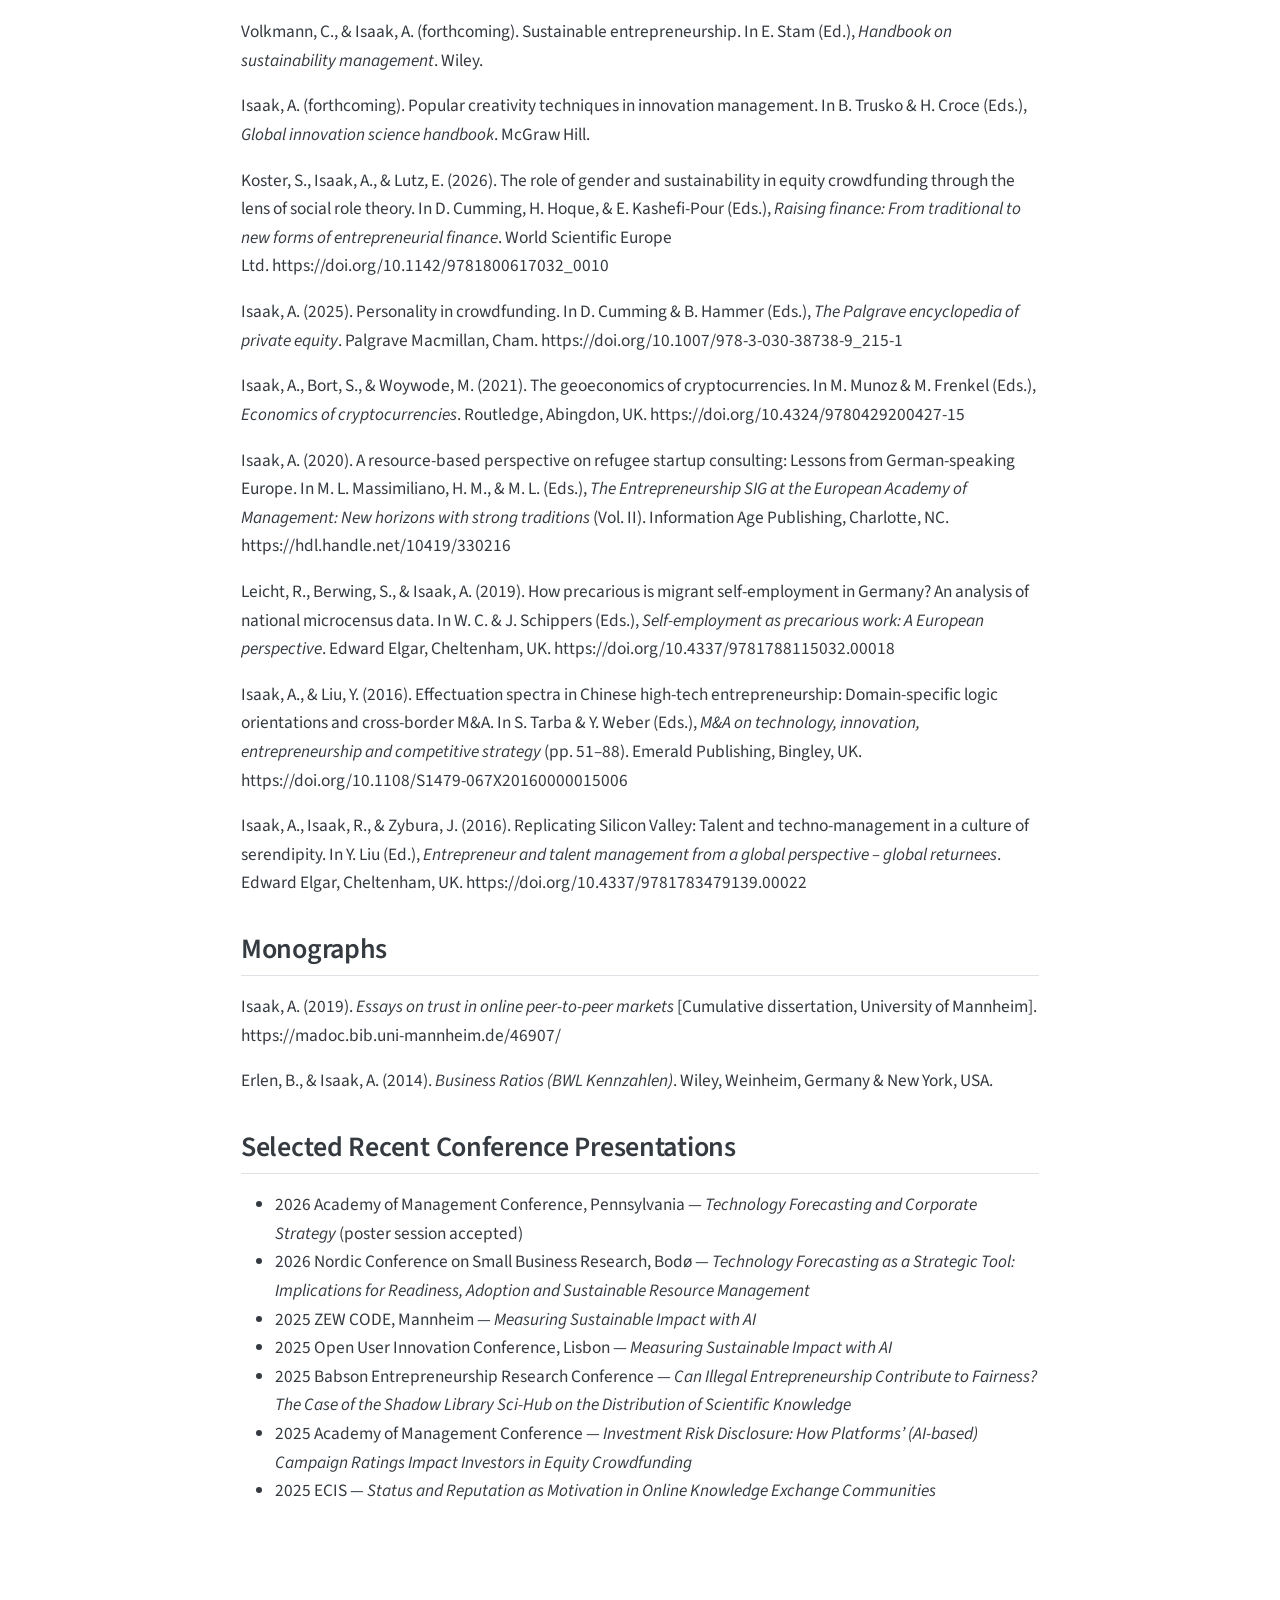
<file: docs/research.html>
<!DOCTYPE html>
<html xmlns="http://www.w3.org/1999/xhtml" lang="en" xml:lang="en"><head>

<meta charset="utf-8">
<meta name="generator" content="quarto-1.10.18">

<meta name="viewport" content="width=device-width, initial-scale=1.0, user-scalable=yes">


<title>Research – Andrew Isaak</title>
<style>
/* Default styles provided by pandoc.
** See https://pandoc.org/MANUAL.html#variables-for-html for config info.
*/
span.smallcaps{font-variant: small-caps;}
div.columns{display: flex; gap: 1.5em;}
div.column{flex: auto;}
@media screen {
div.columns{gap: min(4vw, 1.5em);}
div.column{overflow-x: auto;}
}
div.hanging-indent{margin-left: 1.5em; text-indent: -1.5em;}
ul.task-list{list-style: none;}
ul.task-list li input[type="checkbox"] {
  width: 0.8em;
  margin: 0 0.8em 0.2em -1em; /* quarto-specific, see https://github.com/quarto-dev/quarto-cli/issues/4556 */ 
  vertical-align: middle;
}
</style>


<script src="site_libs/quarto-nav/quarto-nav.js"></script>
<script src="site_libs/quarto-nav/headroom.min.js"></script>
<script src="site_libs/clipboard/clipboard.min.js"></script>
<script src="site_libs/quarto-search/autocomplete.umd.js"></script>
<script src="site_libs/quarto-search/fuse.min.js"></script>
<script src="site_libs/quarto-search/quarto-search.js"></script>
<meta name="quarto:offset" content="./">
<script src="site_libs/quarto-html/quarto.js" type="module"></script>
<script src="site_libs/quarto-html/tabsets/tabsets.js" type="module"></script>
<script src="site_libs/quarto-html/popper.min.js"></script>
<script src="site_libs/quarto-html/tippy.umd.min.js"></script>
<script src="site_libs/quarto-html/anchor.min.js"></script>
<link href="site_libs/quarto-html/tippy.css" rel="stylesheet">
<link href="site_libs/quarto-html/quarto-syntax-highlighting-64a204ab8560d761af7679ceaba22944.css" rel="stylesheet" id="quarto-text-highlighting-styles">
<script src="site_libs/bootstrap/bootstrap.min.js"></script>
<link href="site_libs/bootstrap/bootstrap-icons.css" rel="stylesheet">
<link href="site_libs/bootstrap/bootstrap-e3adbaa939bcd423dddc8c8a834270b4.min.css" rel="stylesheet" append-hash="true" id="quarto-bootstrap" data-mode="light">
<script id="quarto-search-options" type="application/json">{
  "location": "navbar",
  "copy-button": false,
  "collapse-after": 3,
  "panel-placement": "end",
  "type": "overlay",
  "limit": 50,
  "keyboard-shortcut": [
    "f",
    "/",
    "s"
  ],
  "show-item-context": false,
  "language": {
    "search-no-results-text": "No results",
    "search-matching-documents-text": "matching documents",
    "search-copy-link-title": "Copy link to search",
    "search-hide-matches-text": "Hide additional matches",
    "search-more-match-text": "more match in this document",
    "search-more-matches-text": "more matches in this document",
    "search-clear-button-title": "Clear",
    "search-text-placeholder": "",
    "search-detached-cancel-button-title": "Cancel",
    "search-submit-button-title": "Submit",
    "search-label": "Search"
  }
}</script>
<style>html{ scroll-behavior: smooth; }</style>


<link rel="stylesheet" href="styles.css">
</head>

<body class="nav-fixed fullcontent quarto-light">

<div id="quarto-search-results"></div>
  <header id="quarto-header" class="headroom fixed-top">
    <nav class="navbar navbar-expand-lg " data-bs-theme="dark">
      <div class="navbar-container container-fluid">
      <div class="navbar-brand-container mx-auto">
    <a class="navbar-brand" href="./index.html">
    <span class="navbar-title">Andrew Isaak</span>
    </a>
  </div>
            <div id="quarto-search" class="" title="Search"></div>
          <button class="navbar-toggler" type="button" data-bs-toggle="collapse" data-bs-target="#navbarCollapse" aria-controls="navbarCollapse" role="menu" aria-expanded="false" aria-label="Toggle navigation" onclick="if (window.quartoToggleHeadroom) { window.quartoToggleHeadroom(); }">
  <span class="navbar-toggler-icon"></span>
</button>
          <div class="collapse navbar-collapse" id="navbarCollapse">
            <ul class="navbar-nav navbar-nav-scroll me-auto">
  <li class="nav-item">
    <a class="nav-link" href="./index.html"> 
<span class="menu-text">Home</span></a>
  </li>  
  <li class="nav-item">
    <a class="nav-link active" href="./research.html" aria-current="page"> 
<span class="menu-text">Research</span></a>
  </li>  
  <li class="nav-item">
    <a class="nav-link" href="./teaching.html"> 
<span class="menu-text">Teaching</span></a>
  </li>  
  <li class="nav-item">
    <a class="nav-link" href="./index_de.html"> 
<span class="menu-text">Deutsch</span></a>
  </li>  
</ul>
          </div> <!-- /navcollapse -->
            <div class="quarto-navbar-tools">
</div>
      </div> <!-- /container-fluid -->
    </nav>
</header>
<!-- content -->
<div id="quarto-content" class="quarto-container page-columns page-rows-contents page-layout-article page-navbar">
<!-- sidebar -->
<!-- margin-sidebar -->
    
<!-- main -->
<main class="content" id="quarto-document-content">

<header id="title-block-header" class="quarto-title-block default">
<div class="quarto-title">
<h1 class="title">Research</h1>
</div>



<div class="quarto-title-meta">

    
  
    
  </div>
  


</header>


<p>The list below follows a research-first structure for an academic job-market website: peer-reviewed journal articles, peer-reviewed conference proceedings, work under review and working papers, book chapters, and monographs.</p>
<section id="peer-reviewed-journal-articles" class="level2">
<h2 class="anchored" data-anchor-id="peer-reviewed-journal-articles">Peer-Reviewed Journal Articles</h2>
<section id="vhb-a" class="level3">
<h3 class="anchored" data-anchor-id="vhb-a">VHB A+</h3>
<p>Isaak, A., Istipliler, B., Bort, S., &amp; Woywode, M. (forthcoming). <em>Regulation, corruption and decentralized autonomous organizations: Insights from Bitcoin trading and platform founding between 2011 and 2023</em>. <em>Organization Science</em>.</p>
</section>
<section id="vhb-b" class="level3">
<h3 class="anchored" data-anchor-id="vhb-b">VHB B</h3>
<p>Lobo, R., Pigatto, M., Denes, D., &amp; Isaak, A. (n.d.). <em>The role of intermediaries in sociotechnical transitions: A systematic framework towards sustainability management</em>. <em>Business Strategy and the Environment</em>, 1–21. https://doi.org/10.1002/bse.4237</p>
<p>Dinh, J., Yahyaoui, Y., &amp; Isaak, A. (2024). <em>Investing for good – uncovering crowd investors’ motivations to participate in sustainability-oriented crowdlending</em>. <em>Technological Forecasting and Social Change, 207</em>, Article 123584, 1–15.</p>
<p>Dinh, J., Wehner, M., &amp; Isaak, A. (2024). <em>Sustainability-oriented crowdfunding: An integrative literature review</em>. <em>Journal of Cleaner Production, 446</em>, Article 141579.</p>
<p>Theissen, M., Lutz, E., &amp; Isaak, A. (2024). <em>Family corporate venture capital: Syndicated investments from the perspective of socioemotional wealth and information asymmetry</em>. <em>Journal of Small Business Management</em> (ToFE Special Issue), 1–38.</p>
<p>Ahrens, J.-P., Istipliler, B., Bort, S., &amp; Isaak, A. (2023). <em>How successor pre-succession firm experience affects post-succession performance in family firms</em>. <em>Journal of Business Research, 167</em>, Article 114179.</p>
<p>Neuhaus, J., Bostandzic, D., &amp; Isaak, A. (2021). <em>Million dollar personality: A systematic literature review of personality in crowdfunding</em>. <em>Management Review Quarterly, 72</em>, 309–345.</p>
<p>Schwieren, C., Iida, Y., &amp; Isaak, A. (2022). <em>Reaching agreement on contribution behavior in different cultures – a public goods game with representatives in Japan and Germany</em>. <em>Journal of Behavioral and Experimental Economics, 99</em>, Article 101894.</p>
</section>
<section id="vhb-c" class="level3">
<h3 class="anchored" data-anchor-id="vhb-c">VHB C</h3>
<p>Neuhaus, J., Bostandzic, D., &amp; Isaak, A. (2024). <em>When personality pays: Observer rating of personality and financial success of equity crowdfunded startups</em>. <em>Venture Capital, 26</em>(1), 1–31.</p>
</section>
<section id="peer-reviewed-journals-not-listed-in-vhb" class="level3">
<h3 class="anchored" data-anchor-id="peer-reviewed-journals-not-listed-in-vhb">Peer-Reviewed Journals Not Listed in VHB</h3>
<p>Gruba, M., Denes, D., Lobo, R., &amp; Isaak, A. (2022). <em>Circular economy initiatives: Strategic implications, resource management, and entrepreneurial innovation in a Brazilian craft beer ecosystem during the COVID era</em>. <em>Sustainability, 14</em>(19).</p>
</section>
</section>
<section id="peer-reviewed-conference-proceedings" class="level2">
<h2 class="anchored" data-anchor-id="peer-reviewed-conference-proceedings">Peer-Reviewed Conference Proceedings</h2>
<p>Zaggl, M., Steininger, D., &amp; Isaak, A. (2025). <em>Motivation by status vs reputation for voluntary contributions in online knowledge exchange communities</em>. In <em>Proceedings of the European Conference on Information Systems (ECIS 2025)</em>.</p>
<p>Koster, S., &amp; Isaak, A. (2023). <em>Giving neurotic entrepreneurs money to save the world? An analysis of U.S. equity crowdfunding projects</em>. In <em>Proceedings of the European Conference on Information Systems (ECIS 2023)</em>.</p>
<p>Bort, S., Woywode, M., &amp; Isaak, A. (2021). <em>Institutional legitimacy and new market emergence: The case of Bitcoin trading</em>. In <em>Proceedings of the International Conference on Information Systems (ICIS 2021)</em>.</p>
<p>Neuhaus, J., Bostandzic, D., &amp; Isaak, A. (2021). <em>Implicit personality and Big Five traits in equity crowdfunding</em>. In <em>Proceedings of the International Conference on Information Systems (ICIS 2021)</em>.</p>
<p>von Selasinsky, C., &amp; Isaak, A. (2020). <em>It’s all in the (sub-)title? Expanding signal evaluation in crowdfunding research</em>. In <em>Proceedings of the European Conference on Information Systems (ECIS 2020), Research-in-Progress Papers</em> (Paper 56).</p>
<p>Ahrens, J.-P., Istipliler, B., Steininger, D., &amp; Isaak, A. (2019). <em>The Star Citizen phenomenon and the “ultimate dream management technique” in crowdfunding</em>. In <em>Proceedings of the International Conference on Information Systems (ICIS 2019)</em>.</p>
</section>
<section id="work-under-review-in-revision" class="level2">
<h2 class="anchored" data-anchor-id="work-under-review-in-revision">Work Under Review / In Revision</h2>
<p>Koziol, K., Bort, S., &amp; Isaak, A. (under review). <em>Investment risk disclosure: How platforms’ campaign ratings impact investors in equity crowdfunding</em>. Submitted to <em>Entrepreneurship Theory and Practice</em>.</p>
<p>Ibrahimli, U., &amp; Isaak, A. (under review). <em>When technology meets purpose: Artificial intelligence, sustainability and startup funding in Europe</em>. Submitted to <em>HICCS Proceedings</em>.</p>
<p>Göttel, V., Fahrenhorst, H., &amp; Isaak, A. (revise and resubmit). <em>Relationship marketing in the context of young enterprises: A systematic literature review and avenues for future research</em>. <em>Schmalenbach Journal of Business Research</em>.</p>
</section>
<section id="working-papers-near-submission" class="level2">
<h2 class="anchored" data-anchor-id="working-papers-near-submission">Working Papers Near Submission</h2>
<p>Sperber, S., &amp; Isaak, A. (working paper). <em>Illegal entrepreneurship and scalability</em>. Accepted for the 2025 Babson Entrepreneurship Research Conference and a <em>Research Policy</em> special issue workshop.</p>
<p>Neuhaus, J., Bostandzic, D., &amp; Isaak, A. (working paper). <em>In the eye of the beholder: Personality signals and equity crowdfunding success</em>. Best Paper Proceedings, Academy of Management.</p>
<p>Ahrens, J.-P., Istipliler, B., Steininger, D., Rottler, M., &amp; Isaak, A. (working paper). <em>Star Citizen: A social exchange theory perspective based on mixed methods</em>.</p>
<p>Meyer, A., Weißenberger, B. E., &amp; Isaak, A. (working paper). <em>Re-examining control systems and pathways for transformational management by integrating sustainability into corporate investment decisions</em>.</p>
<p>Steininger, D., Veit, D., Woywode, M., &amp; Isaak, A. (working paper). <em>Detecting deception in crowdfunding</em>.</p>
</section>
<section id="projects-in-preparation" class="level2">
<h2 class="anchored" data-anchor-id="projects-in-preparation">Projects in Preparation</h2>
<p>Townsend, D., Rady, J., &amp; Isaak, A. (project in preparation). <em>Sustainability and AI startups in Europe</em>.</p>
<p>Lobo, R., &amp; Isaak, A. (project in preparation). <em>Technology forecasting and corporate strategy</em>.</p>
<p>Lobo, R., &amp; Isaak, A. (project in preparation). <em>A case study on socio-cultural transitions and digital transformation in the Brazilian sustainable cosmetics industry</em>.</p>
</section>
<section id="book-chapters-peer-reviewed" class="level2">
<h2 class="anchored" data-anchor-id="book-chapters-peer-reviewed">Book Chapters (Peer-Reviewed)</h2>
<p>Isaak, A., &amp; Sauer, S. (forthcoming). Smart disclosure: How AI is reshaping sustainability reporting. In W. L. Filho (Ed.), <em>AI and the green transition: European perspectives on sustainable innovation</em> (World Sustainability Series). Springer Nature.</p>
<p>Volkmann, C., &amp; Isaak, A. (forthcoming). Sustainable entrepreneurship. In E. Stam (Ed.), <em>Handbook on sustainability management</em>. Wiley.</p>
<p>Isaak, A. (forthcoming). Popular creativity techniques in innovation management. In B. Trusko &amp; H. Croce (Eds.), <em>Global innovation science handbook</em>. McGraw Hill.</p>
<p>Koster, S., Isaak, A., &amp; Lutz, E. (2026). The role of gender and sustainability in equity crowdfunding through the lens of social role theory. In D. Cumming, H. Hoque, &amp; E. Kashefi-Pour (Eds.), <em>Raising finance: From traditional to new forms of entrepreneurial finance</em>. World Scientific Europe Ltd.&nbsp;https://doi.org/10.1142/9781800617032_0010</p>
<p>Isaak, A. (2025). Personality in crowdfunding. In D. Cumming &amp; B. Hammer (Eds.), <em>The Palgrave encyclopedia of private equity</em>. Palgrave Macmillan, Cham. https://doi.org/10.1007/978-3-030-38738-9_215-1</p>
<p>Isaak, A., Bort, S., &amp; Woywode, M. (2021). The geoeconomics of cryptocurrencies. In M. Munoz &amp; M. Frenkel (Eds.), <em>Economics of cryptocurrencies</em>. Routledge, Abingdon, UK. https://doi.org/10.4324/9780429200427-15</p>
<p>Isaak, A. (2020). A resource-based perspective on refugee startup consulting: Lessons from German-speaking Europe. In M. L. Massimiliano, H. M., &amp; M. L. (Eds.), <em>The Entrepreneurship SIG at the European Academy of Management: New horizons with strong traditions</em> (Vol. II). Information Age Publishing, Charlotte, NC. https://hdl.handle.net/10419/330216</p>
<p>Leicht, R., Berwing, S., &amp; Isaak, A. (2019). How precarious is migrant self-employment in Germany? An analysis of national microcensus data. In W. C. &amp; J. Schippers (Eds.), <em>Self-employment as precarious work: A European perspective</em>. Edward Elgar, Cheltenham, UK. https://doi.org/10.4337/9781788115032.00018</p>
<p>Isaak, A., &amp; Liu, Y. (2016). Effectuation spectra in Chinese high-tech entrepreneurship: Domain-specific logic orientations and cross-border M&amp;A. In S. Tarba &amp; Y. Weber (Eds.), <em>M&amp;A on technology, innovation, entrepreneurship and competitive strategy</em> (pp.&nbsp;51–88). Emerald Publishing, Bingley, UK. https://doi.org/10.1108/S1479-067X20160000015006</p>
<p>Isaak, A., Isaak, R., &amp; Zybura, J. (2016). Replicating Silicon Valley: Talent and techno-management in a culture of serendipity. In Y. Liu (Ed.), <em>Entrepreneur and talent management from a global perspective – global returnees</em>. Edward Elgar, Cheltenham, UK. https://doi.org/10.4337/9781783479139.00022</p>
</section>
<section id="monographs" class="level2">
<h2 class="anchored" data-anchor-id="monographs">Monographs</h2>
<p>Isaak, A. (2019). <em>Essays on trust in online peer-to-peer markets</em> [Cumulative dissertation, University of Mannheim]. https://madoc.bib.uni-mannheim.de/46907/</p>
<p>Erlen, B., &amp; Isaak, A. (2014). <em>Business Ratios (BWL Kennzahlen)</em>. Wiley, Weinheim, Germany &amp; New York, USA.</p>
</section>
<section id="selected-recent-conference-presentations" class="level2">
<h2 class="anchored" data-anchor-id="selected-recent-conference-presentations">Selected Recent Conference Presentations</h2>
<ul>
<li>2026 Academy of Management Conference, Pennsylvania — <em>Technology Forecasting and Corporate Strategy</em> (poster session accepted)</li>
<li>2026 Nordic Conference on Small Business Research, Bodø — <em>Technology Forecasting as a Strategic Tool: Implications for Readiness, Adoption and Sustainable Resource Management</em></li>
<li>2025 ZEW CODE, Mannheim — <em>Measuring Sustainable Impact with AI</em></li>
<li>2025 Open User Innovation Conference, Lisbon — <em>Measuring Sustainable Impact with AI</em></li>
<li>2025 Babson Entrepreneurship Research Conference — <em>Can Illegal Entrepreneurship Contribute to Fairness? The Case of the Shadow Library Sci-Hub on the Distribution of Scientific Knowledge</em></li>
<li>2025 Academy of Management Conference — <em>Investment Risk Disclosure: How Platforms’ (AI-based) Campaign Ratings Impact Investors in Equity Crowdfunding</em></li>
<li>2025 ECIS — <em>Status and Reputation as Motivation in Online Knowledge Exchange Communities</em></li>
</ul>


</section>

</main> <!-- /main -->
<script id="quarto-html-after-body" type="application/javascript">
  window.document.addEventListener("DOMContentLoaded", function (event) {
    const icon = "";
    const anchorJS = new window.AnchorJS();
    anchorJS.options = {
      placement: 'right',
      icon: icon
    };
    anchorJS.add('.anchored');
    const isCodeAnnotation = (el) => {
      for (const clz of el.classList) {
        if (clz.startsWith('code-annotation-')) {                     
          return true;
        }
      }
      return false;
    }
    const onCopySuccess = function(e) {
      // button target
      const button = e.trigger;
      // don't keep focus
      button.blur();
      // flash "checked"
      button.classList.add('code-copy-button-checked');
      var currentTitle = button.getAttribute("title");
      button.setAttribute("title", "Copied!");
      let tooltip;
      if (window.bootstrap) {
        button.setAttribute("data-bs-toggle", "tooltip");
        button.setAttribute("data-bs-placement", "left");
        button.setAttribute("data-bs-title", "Copied!");
        tooltip = new bootstrap.Tooltip(button, 
          { trigger: "manual", 
            customClass: "code-copy-button-tooltip",
            offset: [0, -8]});
        tooltip.show();    
      }
      setTimeout(function() {
        if (tooltip) {
          tooltip.hide();
          button.removeAttribute("data-bs-title");
          button.removeAttribute("data-bs-toggle");
          button.removeAttribute("data-bs-placement");
        }
        button.setAttribute("title", currentTitle);
        button.classList.remove('code-copy-button-checked');
      }, 1000);
      // clear code selection
      e.clearSelection();
    }
    const getTextToCopy = function(trigger) {
      const outerScaffold = trigger.parentElement.cloneNode(true);
      const codeEl = outerScaffold.querySelector('code');
      for (const childEl of codeEl.children) {
        if (isCodeAnnotation(childEl)) {
          childEl.remove();
        }
      }
      return codeEl.innerText;
    }
    const clipboard = new window.ClipboardJS('.code-copy-button:not([data-in-quarto-modal])', {
      text: getTextToCopy
    });
    clipboard.on('success', onCopySuccess);
    if (window.document.getElementById('quarto-embedded-source-code-modal')) {
      const clipboardModal = new window.ClipboardJS('.code-copy-button[data-in-quarto-modal]', {
        text: getTextToCopy,
        container: window.document.getElementById('quarto-embedded-source-code-modal')
      });
      clipboardModal.on('success', onCopySuccess);
    }
      var localhostRegex = new RegExp(/^(?:http|https):\/\/localhost\:?[0-9]*\//);
      var mailtoRegex = new RegExp(/^mailto:/);
        var filterRegex = new RegExp('/' + window.location.host + '/');
      var isInternal = (href) => {
          return filterRegex.test(href) || localhostRegex.test(href) || mailtoRegex.test(href);
      }
      // Inspect non-navigation links and adorn them if external
     var links = window.document.querySelectorAll('a[href]:not(.nav-link):not(.navbar-brand):not(.toc-action):not(.sidebar-link):not(.sidebar-item-toggle):not(.pagination-link):not(.no-external):not([aria-hidden]):not(.dropdown-item):not(.quarto-navigation-tool):not(.about-link)');
      for (var i=0; i<links.length; i++) {
        const link = links[i];
        if (!isInternal(link.href)) {
          // undo the damage that might have been done by quarto-nav.js in the case of
          // links that we want to consider external
          if (link.dataset.originalHref !== undefined) {
            link.href = link.dataset.originalHref;
          }
        }
      }
    function tippyHover(el, contentFn, onTriggerFn, onUntriggerFn) {
      const config = {
        allowHTML: true,
        maxWidth: 500,
        delay: 100,
        arrow: false,
        appendTo: function(el) {
            return el.parentElement;
        },
        interactive: true,
        interactiveBorder: 10,
        theme: 'quarto',
        placement: 'bottom-start',
      };
      if (contentFn) {
        config.content = contentFn;
      }
      if (onTriggerFn) {
        config.onTrigger = onTriggerFn;
      }
      if (onUntriggerFn) {
        config.onUntrigger = onUntriggerFn;
      }
      window.tippy(el, config); 
    }
    const noterefs = window.document.querySelectorAll('a[role="doc-noteref"]');
    for (var i=0; i<noterefs.length; i++) {
      const ref = noterefs[i];
      tippyHover(ref, function() {
        // use id or data attribute instead here
        let href = ref.getAttribute('data-footnote-href') || ref.getAttribute('href');
        try { href = new URL(href).hash; } catch {}
        const id = href.replace(/^#\/?/, "");
        const note = window.document.getElementById(id);
        if (note) {
          return note.innerHTML;
        } else {
          return "";
        }
      });
    }
    const xrefs = window.document.querySelectorAll('a.quarto-xref');
    const processXRef = (id, note) => {
      // Strip column container classes
      const stripColumnClz = (el) => {
        el.classList.remove("page-full", "page-columns");
        if (el.children) {
          for (const child of el.children) {
            stripColumnClz(child);
          }
        }
      }
      stripColumnClz(note)
      if (id === null || id.startsWith('sec-')) {
        // Special case sections, only their first couple elements
        const container = document.createElement("div");
        if (note.children && note.children.length > 2) {
          container.appendChild(note.children[0].cloneNode(true));
          for (let i = 1; i < note.children.length; i++) {
            const child = note.children[i];
            if (child.tagName === "P" && child.innerText === "") {
              continue;
            } else {
              container.appendChild(child.cloneNode(true));
              break;
            }
          }
          if (window.Quarto?.typesetMath) {
            window.Quarto.typesetMath(container);
          }
          return container.innerHTML
        } else {
          if (window.Quarto?.typesetMath) {
            window.Quarto.typesetMath(note);
          }
          return note.innerHTML;
        }
      } else {
        // Remove any anchor links if they are present
        const anchorLink = note.querySelector('a.anchorjs-link');
        if (anchorLink) {
          anchorLink.remove();
        }
        if (window.Quarto?.typesetMath) {
          window.Quarto.typesetMath(note);
        }
        if (note.classList.contains("callout")) {
          return note.outerHTML;
        } else {
          return note.innerHTML;
        }
      }
    }
    for (var i=0; i<xrefs.length; i++) {
      const xref = xrefs[i];
      tippyHover(xref, undefined, function(instance) {
        instance.disable();
        let url = xref.getAttribute('href');
        let hash = undefined; 
        if (url.startsWith('#')) {
          hash = url;
        } else {
          try { hash = new URL(url).hash; } catch {}
        }
        if (hash) {
          const id = hash.replace(/^#\/?/, "");
          const note = window.document.getElementById(id);
          if (note !== null) {
            try {
              const html = processXRef(id, note.cloneNode(true));
              instance.setContent(html);
            } finally {
              instance.enable();
              instance.show();
            }
          } else {
            // See if we can fetch this
            fetch(url.split('#')[0])
            .then(res => res.text())
            .then(html => {
              const parser = new DOMParser();
              const htmlDoc = parser.parseFromString(html, "text/html");
              const note = htmlDoc.getElementById(id);
              if (note !== null) {
                const html = processXRef(id, note);
                instance.setContent(html);
              } 
            }).finally(() => {
              instance.enable();
              instance.show();
            });
          }
        } else {
          // See if we can fetch a full url (with no hash to target)
          // This is a special case and we should probably do some content thinning / targeting
          fetch(url)
          .then(res => res.text())
          .then(html => {
            const parser = new DOMParser();
            const htmlDoc = parser.parseFromString(html, "text/html");
            const note = htmlDoc.querySelector('main.content');
            if (note !== null) {
              // This should only happen for chapter cross references
              // (since there is no id in the URL)
              // remove the first header
              if (note.children.length > 0 && note.children[0].tagName === "HEADER") {
                note.children[0].remove();
              }
              const html = processXRef(null, note);
              instance.setContent(html);
            } 
          }).finally(() => {
            instance.enable();
            instance.show();
          });
        }
      }, function(instance) {
      });
    }
        let selectedAnnoteEl;
        const selectorForAnnotation = ( cell, annotation) => {
          let cellAttr = 'data-code-cell="' + cell + '"';
          let lineAttr = 'data-code-annotation="' +  annotation + '"';
          const selector = 'span[' + cellAttr + '][' + lineAttr + ']';
          return selector;
        }
        const selectCodeLines = (annoteEl) => {
          const doc = window.document;
          const targetCell = annoteEl.getAttribute("data-target-cell");
          const targetAnnotation = annoteEl.getAttribute("data-target-annotation");
          const annoteSpan = window.document.querySelector(selectorForAnnotation(targetCell, targetAnnotation));
          const lines = annoteSpan.getAttribute("data-code-lines").split(",");
          const lineIds = lines.map((line) => {
            return targetCell + "-" + line;
          })
          let top = null;
          let height = null;
          let parent = null;
          if (lineIds.length > 0) {
              //compute the position of the single el (top and bottom and make a div)
              const el = window.document.getElementById(lineIds[0]);
              top = el.offsetTop;
              height = el.offsetHeight;
              parent = el.parentElement.parentElement;
            if (lineIds.length > 1) {
              const lastEl = window.document.getElementById(lineIds[lineIds.length - 1]);
              const bottom = lastEl.offsetTop + lastEl.offsetHeight;
              height = bottom - top;
            }
            if (top !== null && height !== null && parent !== null) {
              // cook up a div (if necessary) and position it 
              let div = window.document.getElementById("code-annotation-line-highlight");
              if (div === null) {
                div = window.document.createElement("div");
                div.setAttribute("id", "code-annotation-line-highlight");
                div.style.position = 'absolute';
                parent.appendChild(div);
              }
              div.style.top = top - 2 + "px";
              div.style.height = height + 4 + "px";
              div.style.left = 0;
              let gutterDiv = window.document.getElementById("code-annotation-line-highlight-gutter");
              if (gutterDiv === null) {
                gutterDiv = window.document.createElement("div");
                gutterDiv.setAttribute("id", "code-annotation-line-highlight-gutter");
                gutterDiv.style.position = 'absolute';
                const codeCell = window.document.getElementById(targetCell);
                const gutter = codeCell.querySelector('.code-annotation-gutter');
                gutter.appendChild(gutterDiv);
              }
              gutterDiv.style.top = top - 2 + "px";
              gutterDiv.style.height = height + 4 + "px";
            }
            selectedAnnoteEl = annoteEl;
          }
        };
        const unselectCodeLines = () => {
          const elementsIds = ["code-annotation-line-highlight", "code-annotation-line-highlight-gutter"];
          elementsIds.forEach((elId) => {
            const div = window.document.getElementById(elId);
            if (div) {
              div.remove();
            }
          });
          selectedAnnoteEl = undefined;
        };
          // Handle positioning of the toggle
      window.addEventListener(
        "resize",
        throttle(() => {
          elRect = undefined;
          if (selectedAnnoteEl) {
            selectCodeLines(selectedAnnoteEl);
          }
        }, 10)
      );
      function throttle(fn, ms) {
      let throttle = false;
      let timer;
        return (...args) => {
          if(!throttle) { // first call gets through
              fn.apply(this, args);
              throttle = true;
          } else { // all the others get throttled
              if(timer) clearTimeout(timer); // cancel #2
              timer = setTimeout(() => {
                fn.apply(this, args);
                timer = throttle = false;
              }, ms);
          }
        };
      }
        // Attach click handler to the DT
        const annoteDls = window.document.querySelectorAll('dt[data-target-cell]');
        for (const annoteDlNode of annoteDls) {
          annoteDlNode.addEventListener('click', (event) => {
            const clickedEl = event.target;
            if (clickedEl !== selectedAnnoteEl) {
              unselectCodeLines();
              const activeEl = window.document.querySelector('dt[data-target-cell].code-annotation-active');
              if (activeEl) {
                activeEl.classList.remove('code-annotation-active');
              }
              selectCodeLines(clickedEl);
              clickedEl.classList.add('code-annotation-active');
            } else {
              // Unselect the line
              unselectCodeLines();
              clickedEl.classList.remove('code-annotation-active');
            }
          });
        }
    const findCites = (el) => {
      const parentEl = el.parentElement;
      if (parentEl) {
        const cites = parentEl.dataset.cites;
        if (cites) {
          return {
            el,
            cites: cites.split(' ')
          };
        } else {
          return findCites(el.parentElement)
        }
      } else {
        return undefined;
      }
    };
    var bibliorefs = window.document.querySelectorAll('a[role="doc-biblioref"]');
    for (var i=0; i<bibliorefs.length; i++) {
      const ref = bibliorefs[i];
      const citeInfo = findCites(ref);
      if (citeInfo) {
        tippyHover(citeInfo.el, function() {
          var popup = window.document.createElement('div');
          citeInfo.cites.forEach(function(cite) {
            var citeDiv = window.document.createElement('div');
            citeDiv.classList.add('hanging-indent');
            citeDiv.classList.add('csl-entry');
            var biblioDiv = window.document.getElementById('ref-' + cite);
            if (biblioDiv) {
              citeDiv.innerHTML = biblioDiv.innerHTML;
            }
            popup.appendChild(citeDiv);
          });
          return popup.innerHTML;
        });
      }
    }
  });
  </script>
</div> <!-- /content -->




<script src="site_libs/quarto-html/zenscroll-min.js"></script>
</body></html>
</file>
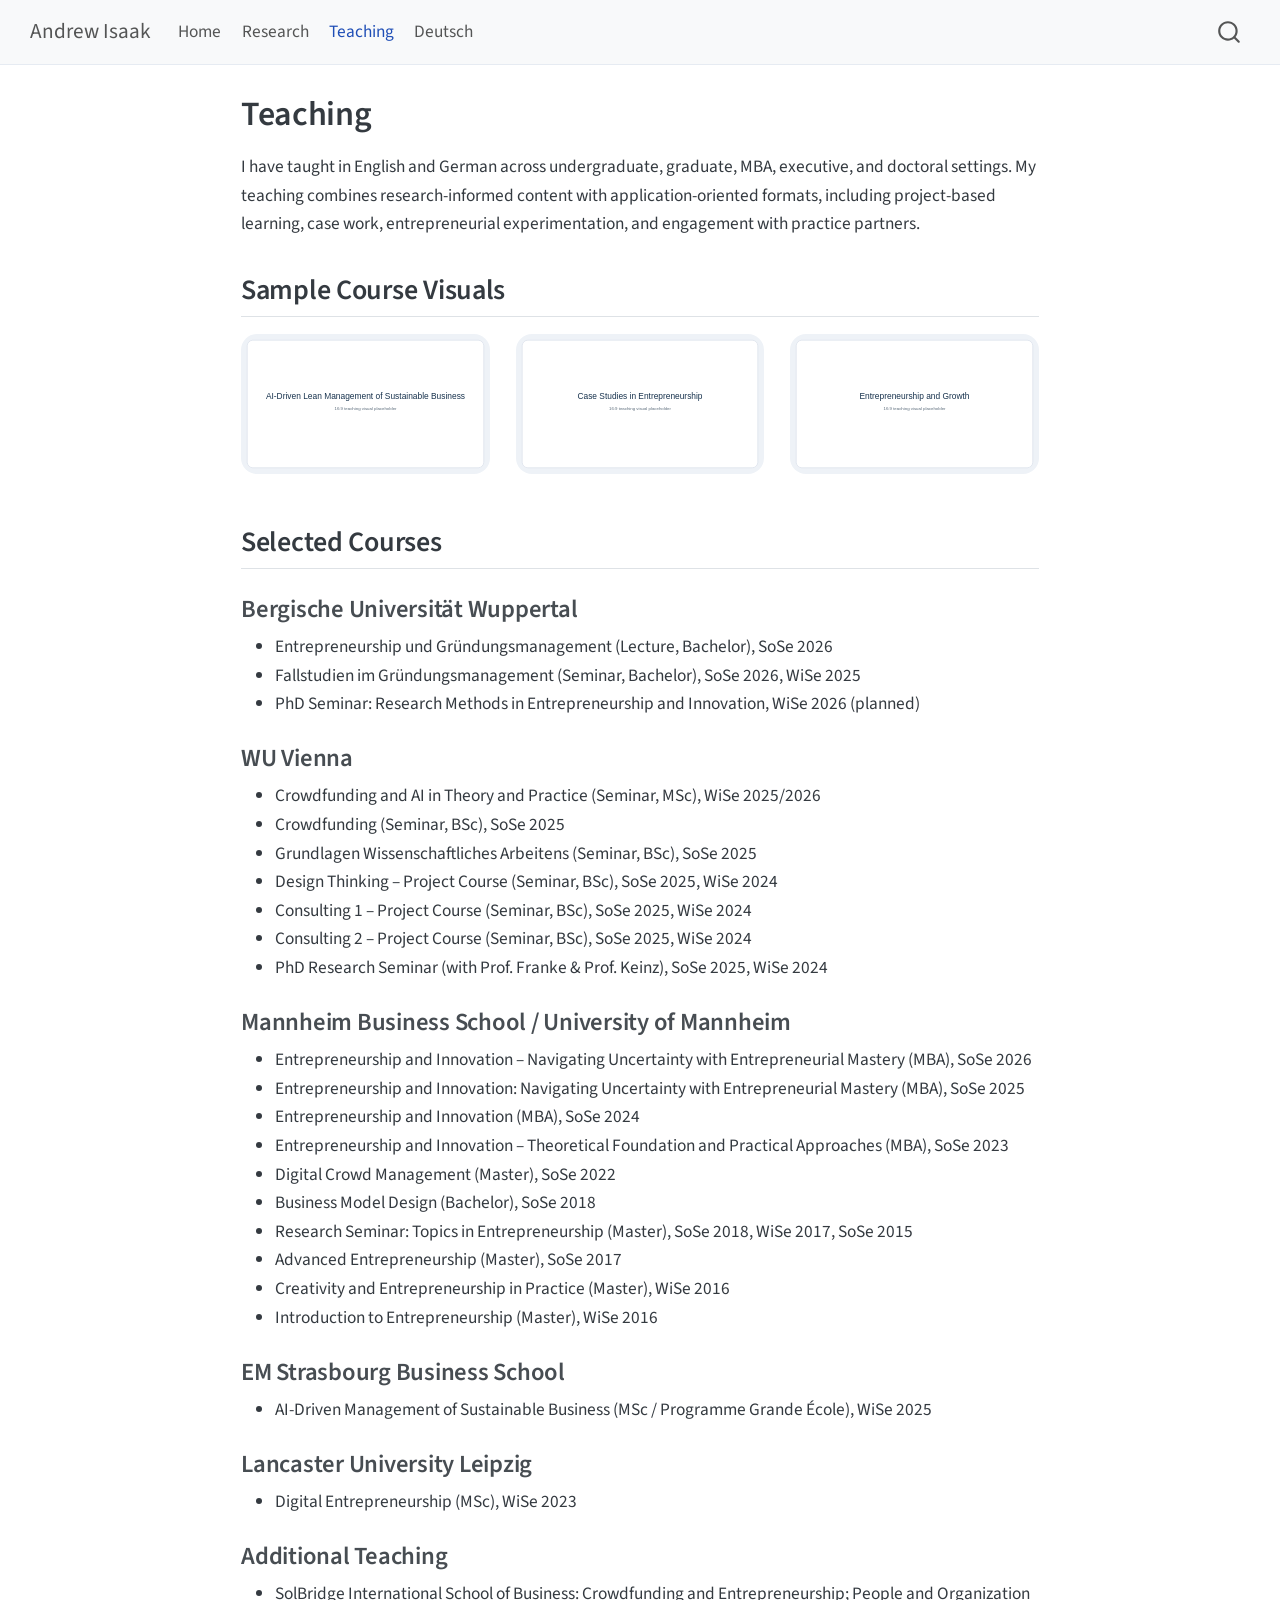
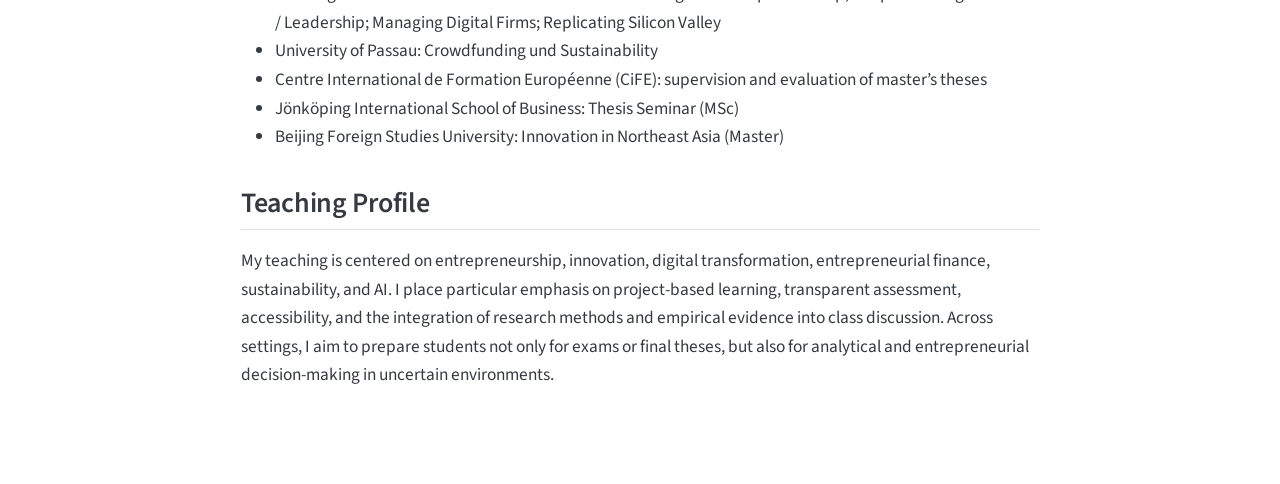
<file: docs/teaching.html>
<!DOCTYPE html>
<html xmlns="http://www.w3.org/1999/xhtml" lang="en" xml:lang="en"><head>

<meta charset="utf-8">
<meta name="generator" content="quarto-1.10.18">

<meta name="viewport" content="width=device-width, initial-scale=1.0, user-scalable=yes">


<title>Teaching – Andrew Isaak</title>
<style>
/* Default styles provided by pandoc.
** See https://pandoc.org/MANUAL.html#variables-for-html for config info.
*/
span.smallcaps{font-variant: small-caps;}
div.columns{display: flex; gap: 1.5em;}
div.column{flex: auto;}
@media screen {
div.columns{gap: min(4vw, 1.5em);}
div.column{overflow-x: auto;}
}
div.hanging-indent{margin-left: 1.5em; text-indent: -1.5em;}
ul.task-list{list-style: none;}
ul.task-list li input[type="checkbox"] {
  width: 0.8em;
  margin: 0 0.8em 0.2em -1em; /* quarto-specific, see https://github.com/quarto-dev/quarto-cli/issues/4556 */ 
  vertical-align: middle;
}
</style>


<script src="site_libs/quarto-nav/quarto-nav.js"></script>
<script src="site_libs/quarto-nav/headroom.min.js"></script>
<script src="site_libs/clipboard/clipboard.min.js"></script>
<script src="site_libs/quarto-search/autocomplete.umd.js"></script>
<script src="site_libs/quarto-search/fuse.min.js"></script>
<script src="site_libs/quarto-search/quarto-search.js"></script>
<meta name="quarto:offset" content="./">
<script src="site_libs/quarto-html/quarto.js" type="module"></script>
<script src="site_libs/quarto-html/tabsets/tabsets.js" type="module"></script>
<script src="site_libs/quarto-html/popper.min.js"></script>
<script src="site_libs/quarto-html/tippy.umd.min.js"></script>
<script src="site_libs/quarto-html/anchor.min.js"></script>
<link href="site_libs/quarto-html/tippy.css" rel="stylesheet">
<link href="site_libs/quarto-html/quarto-syntax-highlighting-64a204ab8560d761af7679ceaba22944.css" rel="stylesheet" id="quarto-text-highlighting-styles">
<script src="site_libs/bootstrap/bootstrap.min.js"></script>
<link href="site_libs/bootstrap/bootstrap-icons.css" rel="stylesheet">
<link href="site_libs/bootstrap/bootstrap-e3adbaa939bcd423dddc8c8a834270b4.min.css" rel="stylesheet" append-hash="true" id="quarto-bootstrap" data-mode="light">
<script id="quarto-search-options" type="application/json">{
  "location": "navbar",
  "copy-button": false,
  "collapse-after": 3,
  "panel-placement": "end",
  "type": "overlay",
  "limit": 50,
  "keyboard-shortcut": [
    "f",
    "/",
    "s"
  ],
  "show-item-context": false,
  "language": {
    "search-no-results-text": "No results",
    "search-matching-documents-text": "matching documents",
    "search-copy-link-title": "Copy link to search",
    "search-hide-matches-text": "Hide additional matches",
    "search-more-match-text": "more match in this document",
    "search-more-matches-text": "more matches in this document",
    "search-clear-button-title": "Clear",
    "search-text-placeholder": "",
    "search-detached-cancel-button-title": "Cancel",
    "search-submit-button-title": "Submit",
    "search-label": "Search"
  }
}</script>
<style>html{ scroll-behavior: smooth; }</style>


<link rel="stylesheet" href="styles.css">
</head>

<body class="nav-fixed fullcontent quarto-light">

<div id="quarto-search-results"></div>
  <header id="quarto-header" class="headroom fixed-top">
    <nav class="navbar navbar-expand-lg " data-bs-theme="dark">
      <div class="navbar-container container-fluid">
      <div class="navbar-brand-container mx-auto">
    <a class="navbar-brand" href="./index.html">
    <span class="navbar-title">Andrew Isaak</span>
    </a>
  </div>
            <div id="quarto-search" class="" title="Search"></div>
          <button class="navbar-toggler" type="button" data-bs-toggle="collapse" data-bs-target="#navbarCollapse" aria-controls="navbarCollapse" role="menu" aria-expanded="false" aria-label="Toggle navigation" onclick="if (window.quartoToggleHeadroom) { window.quartoToggleHeadroom(); }">
  <span class="navbar-toggler-icon"></span>
</button>
          <div class="collapse navbar-collapse" id="navbarCollapse">
            <ul class="navbar-nav navbar-nav-scroll me-auto">
  <li class="nav-item">
    <a class="nav-link" href="./index.html"> 
<span class="menu-text">Home</span></a>
  </li>  
  <li class="nav-item">
    <a class="nav-link" href="./research.html"> 
<span class="menu-text">Research</span></a>
  </li>  
  <li class="nav-item">
    <a class="nav-link active" href="./teaching.html" aria-current="page"> 
<span class="menu-text">Teaching</span></a>
  </li>  
  <li class="nav-item">
    <a class="nav-link" href="./index_de.html"> 
<span class="menu-text">Deutsch</span></a>
  </li>  
</ul>
          </div> <!-- /navcollapse -->
            <div class="quarto-navbar-tools">
</div>
      </div> <!-- /container-fluid -->
    </nav>
</header>
<!-- content -->
<div id="quarto-content" class="quarto-container page-columns page-rows-contents page-layout-article page-navbar">
<!-- sidebar -->
<!-- margin-sidebar -->
    
<!-- main -->
<main class="content" id="quarto-document-content">

<header id="title-block-header" class="quarto-title-block default">
<div class="quarto-title">
<h1 class="title">Teaching</h1>
</div>



<div class="quarto-title-meta">

    
  
    
  </div>
  


</header>


<p>I have taught in English and German across undergraduate, graduate, MBA, executive, and doctoral settings. My teaching combines research-informed content with application-oriented formats, including project-based learning, case work, entrepreneurial experimentation, and engagement with practice partners.</p>
<section id="sample-course-visuals" class="level2">
<h2 class="anchored" data-anchor-id="sample-course-visuals">Sample Course Visuals</h2>
<div class="grid">
<div class="g-col-12 g-col-md-4">
<p><img src="images/course_ai.svg" class="img-fluid" style="width:100.0%" alt="AI-driven course placeholder visual"></p>
</div>
<div class="g-col-12 g-col-md-4">
<p><img src="images/course_case.svg" class="img-fluid" style="width:100.0%" alt="Entrepreneurship case course placeholder visual"></p>
</div>
<div class="g-col-12 g-col-md-4">
<p><img src="images/course_growth.svg" class="img-fluid" style="width:100.0%" alt="Entrepreneurship growth course placeholder visual"></p>
</div>
</div>
</section>
<section id="selected-courses" class="level2">
<h2 class="anchored" data-anchor-id="selected-courses">Selected Courses</h2>
<section id="bergische-universität-wuppertal" class="level3">
<h3 class="anchored" data-anchor-id="bergische-universität-wuppertal">Bergische Universität Wuppertal</h3>
<ul>
<li>Entrepreneurship und Gründungsmanagement (Lecture, Bachelor), SoSe 2026</li>
<li>Fallstudien im Gründungsmanagement (Seminar, Bachelor), SoSe 2026, WiSe 2025</li>
<li>PhD Seminar: Research Methods in Entrepreneurship and Innovation, WiSe 2026 (planned)</li>
</ul>
</section>
<section id="wu-vienna" class="level3">
<h3 class="anchored" data-anchor-id="wu-vienna">WU Vienna</h3>
<ul>
<li>Crowdfunding and AI in Theory and Practice (Seminar, MSc), WiSe 2025/2026</li>
<li>Crowdfunding (Seminar, BSc), SoSe 2025</li>
<li>Grundlagen Wissenschaftliches Arbeitens (Seminar, BSc), SoSe 2025</li>
<li>Design Thinking – Project Course (Seminar, BSc), SoSe 2025, WiSe 2024</li>
<li>Consulting 1 – Project Course (Seminar, BSc), SoSe 2025, WiSe 2024</li>
<li>Consulting 2 – Project Course (Seminar, BSc), SoSe 2025, WiSe 2024</li>
<li>PhD Research Seminar (with Prof.&nbsp;Franke &amp; Prof.&nbsp;Keinz), SoSe 2025, WiSe 2024</li>
</ul>
</section>
<section id="mannheim-business-school-university-of-mannheim" class="level3">
<h3 class="anchored" data-anchor-id="mannheim-business-school-university-of-mannheim">Mannheim Business School / University of Mannheim</h3>
<ul>
<li>Entrepreneurship and Innovation – Navigating Uncertainty with Entrepreneurial Mastery (MBA), SoSe 2026</li>
<li>Entrepreneurship and Innovation: Navigating Uncertainty with Entrepreneurial Mastery (MBA), SoSe 2025</li>
<li>Entrepreneurship and Innovation (MBA), SoSe 2024</li>
<li>Entrepreneurship and Innovation – Theoretical Foundation and Practical Approaches (MBA), SoSe 2023</li>
<li>Digital Crowd Management (Master), SoSe 2022</li>
<li>Business Model Design (Bachelor), SoSe 2018</li>
<li>Research Seminar: Topics in Entrepreneurship (Master), SoSe 2018, WiSe 2017, SoSe 2015</li>
<li>Advanced Entrepreneurship (Master), SoSe 2017</li>
<li>Creativity and Entrepreneurship in Practice (Master), WiSe 2016</li>
<li>Introduction to Entrepreneurship (Master), WiSe 2016</li>
</ul>
</section>
<section id="em-strasbourg-business-school" class="level3">
<h3 class="anchored" data-anchor-id="em-strasbourg-business-school">EM Strasbourg Business School</h3>
<ul>
<li>AI-Driven Management of Sustainable Business (MSc / Programme Grande École), WiSe 2025</li>
</ul>
</section>
<section id="lancaster-university-leipzig" class="level3">
<h3 class="anchored" data-anchor-id="lancaster-university-leipzig">Lancaster University Leipzig</h3>
<ul>
<li>Digital Entrepreneurship (MSc), WiSe 2023</li>
</ul>
</section>
<section id="additional-teaching" class="level3">
<h3 class="anchored" data-anchor-id="additional-teaching">Additional Teaching</h3>
<ul>
<li>SolBridge International School of Business: Crowdfunding and Entrepreneurship; People and Organization / Leadership; Managing Digital Firms; Replicating Silicon Valley</li>
<li>University of Passau: Crowdfunding und Sustainability</li>
<li>Centre International de Formation Européenne (CiFE): supervision and evaluation of master’s theses</li>
<li>Jönköping International School of Business: Thesis Seminar (MSc)</li>
<li>Beijing Foreign Studies University: Innovation in Northeast Asia (Master)</li>
</ul>
</section>
</section>
<section id="teaching-profile" class="level2">
<h2 class="anchored" data-anchor-id="teaching-profile">Teaching Profile</h2>
<p>My teaching is centered on entrepreneurship, innovation, digital transformation, entrepreneurial finance, sustainability, and AI. I place particular emphasis on project-based learning, transparent assessment, accessibility, and the integration of research methods and empirical evidence into class discussion. Across settings, I aim to prepare students not only for exams or final theses, but also for analytical and entrepreneurial decision-making in uncertain environments.</p>


</section>

</main> <!-- /main -->
<script id="quarto-html-after-body" type="application/javascript">
  window.document.addEventListener("DOMContentLoaded", function (event) {
    const icon = "";
    const anchorJS = new window.AnchorJS();
    anchorJS.options = {
      placement: 'right',
      icon: icon
    };
    anchorJS.add('.anchored');
    const isCodeAnnotation = (el) => {
      for (const clz of el.classList) {
        if (clz.startsWith('code-annotation-')) {                     
          return true;
        }
      }
      return false;
    }
    const onCopySuccess = function(e) {
      // button target
      const button = e.trigger;
      // don't keep focus
      button.blur();
      // flash "checked"
      button.classList.add('code-copy-button-checked');
      var currentTitle = button.getAttribute("title");
      button.setAttribute("title", "Copied!");
      let tooltip;
      if (window.bootstrap) {
        button.setAttribute("data-bs-toggle", "tooltip");
        button.setAttribute("data-bs-placement", "left");
        button.setAttribute("data-bs-title", "Copied!");
        tooltip = new bootstrap.Tooltip(button, 
          { trigger: "manual", 
            customClass: "code-copy-button-tooltip",
            offset: [0, -8]});
        tooltip.show();    
      }
      setTimeout(function() {
        if (tooltip) {
          tooltip.hide();
          button.removeAttribute("data-bs-title");
          button.removeAttribute("data-bs-toggle");
          button.removeAttribute("data-bs-placement");
        }
        button.setAttribute("title", currentTitle);
        button.classList.remove('code-copy-button-checked');
      }, 1000);
      // clear code selection
      e.clearSelection();
    }
    const getTextToCopy = function(trigger) {
      const outerScaffold = trigger.parentElement.cloneNode(true);
      const codeEl = outerScaffold.querySelector('code');
      for (const childEl of codeEl.children) {
        if (isCodeAnnotation(childEl)) {
          childEl.remove();
        }
      }
      return codeEl.innerText;
    }
    const clipboard = new window.ClipboardJS('.code-copy-button:not([data-in-quarto-modal])', {
      text: getTextToCopy
    });
    clipboard.on('success', onCopySuccess);
    if (window.document.getElementById('quarto-embedded-source-code-modal')) {
      const clipboardModal = new window.ClipboardJS('.code-copy-button[data-in-quarto-modal]', {
        text: getTextToCopy,
        container: window.document.getElementById('quarto-embedded-source-code-modal')
      });
      clipboardModal.on('success', onCopySuccess);
    }
      var localhostRegex = new RegExp(/^(?:http|https):\/\/localhost\:?[0-9]*\//);
      var mailtoRegex = new RegExp(/^mailto:/);
        var filterRegex = new RegExp('/' + window.location.host + '/');
      var isInternal = (href) => {
          return filterRegex.test(href) || localhostRegex.test(href) || mailtoRegex.test(href);
      }
      // Inspect non-navigation links and adorn them if external
     var links = window.document.querySelectorAll('a[href]:not(.nav-link):not(.navbar-brand):not(.toc-action):not(.sidebar-link):not(.sidebar-item-toggle):not(.pagination-link):not(.no-external):not([aria-hidden]):not(.dropdown-item):not(.quarto-navigation-tool):not(.about-link)');
      for (var i=0; i<links.length; i++) {
        const link = links[i];
        if (!isInternal(link.href)) {
          // undo the damage that might have been done by quarto-nav.js in the case of
          // links that we want to consider external
          if (link.dataset.originalHref !== undefined) {
            link.href = link.dataset.originalHref;
          }
        }
      }
    function tippyHover(el, contentFn, onTriggerFn, onUntriggerFn) {
      const config = {
        allowHTML: true,
        maxWidth: 500,
        delay: 100,
        arrow: false,
        appendTo: function(el) {
            return el.parentElement;
        },
        interactive: true,
        interactiveBorder: 10,
        theme: 'quarto',
        placement: 'bottom-start',
      };
      if (contentFn) {
        config.content = contentFn;
      }
      if (onTriggerFn) {
        config.onTrigger = onTriggerFn;
      }
      if (onUntriggerFn) {
        config.onUntrigger = onUntriggerFn;
      }
      window.tippy(el, config); 
    }
    const noterefs = window.document.querySelectorAll('a[role="doc-noteref"]');
    for (var i=0; i<noterefs.length; i++) {
      const ref = noterefs[i];
      tippyHover(ref, function() {
        // use id or data attribute instead here
        let href = ref.getAttribute('data-footnote-href') || ref.getAttribute('href');
        try { href = new URL(href).hash; } catch {}
        const id = href.replace(/^#\/?/, "");
        const note = window.document.getElementById(id);
        if (note) {
          return note.innerHTML;
        } else {
          return "";
        }
      });
    }
    const xrefs = window.document.querySelectorAll('a.quarto-xref');
    const processXRef = (id, note) => {
      // Strip column container classes
      const stripColumnClz = (el) => {
        el.classList.remove("page-full", "page-columns");
        if (el.children) {
          for (const child of el.children) {
            stripColumnClz(child);
          }
        }
      }
      stripColumnClz(note)
      if (id === null || id.startsWith('sec-')) {
        // Special case sections, only their first couple elements
        const container = document.createElement("div");
        if (note.children && note.children.length > 2) {
          container.appendChild(note.children[0].cloneNode(true));
          for (let i = 1; i < note.children.length; i++) {
            const child = note.children[i];
            if (child.tagName === "P" && child.innerText === "") {
              continue;
            } else {
              container.appendChild(child.cloneNode(true));
              break;
            }
          }
          if (window.Quarto?.typesetMath) {
            window.Quarto.typesetMath(container);
          }
          return container.innerHTML
        } else {
          if (window.Quarto?.typesetMath) {
            window.Quarto.typesetMath(note);
          }
          return note.innerHTML;
        }
      } else {
        // Remove any anchor links if they are present
        const anchorLink = note.querySelector('a.anchorjs-link');
        if (anchorLink) {
          anchorLink.remove();
        }
        if (window.Quarto?.typesetMath) {
          window.Quarto.typesetMath(note);
        }
        if (note.classList.contains("callout")) {
          return note.outerHTML;
        } else {
          return note.innerHTML;
        }
      }
    }
    for (var i=0; i<xrefs.length; i++) {
      const xref = xrefs[i];
      tippyHover(xref, undefined, function(instance) {
        instance.disable();
        let url = xref.getAttribute('href');
        let hash = undefined; 
        if (url.startsWith('#')) {
          hash = url;
        } else {
          try { hash = new URL(url).hash; } catch {}
        }
        if (hash) {
          const id = hash.replace(/^#\/?/, "");
          const note = window.document.getElementById(id);
          if (note !== null) {
            try {
              const html = processXRef(id, note.cloneNode(true));
              instance.setContent(html);
            } finally {
              instance.enable();
              instance.show();
            }
          } else {
            // See if we can fetch this
            fetch(url.split('#')[0])
            .then(res => res.text())
            .then(html => {
              const parser = new DOMParser();
              const htmlDoc = parser.parseFromString(html, "text/html");
              const note = htmlDoc.getElementById(id);
              if (note !== null) {
                const html = processXRef(id, note);
                instance.setContent(html);
              } 
            }).finally(() => {
              instance.enable();
              instance.show();
            });
          }
        } else {
          // See if we can fetch a full url (with no hash to target)
          // This is a special case and we should probably do some content thinning / targeting
          fetch(url)
          .then(res => res.text())
          .then(html => {
            const parser = new DOMParser();
            const htmlDoc = parser.parseFromString(html, "text/html");
            const note = htmlDoc.querySelector('main.content');
            if (note !== null) {
              // This should only happen for chapter cross references
              // (since there is no id in the URL)
              // remove the first header
              if (note.children.length > 0 && note.children[0].tagName === "HEADER") {
                note.children[0].remove();
              }
              const html = processXRef(null, note);
              instance.setContent(html);
            } 
          }).finally(() => {
            instance.enable();
            instance.show();
          });
        }
      }, function(instance) {
      });
    }
        let selectedAnnoteEl;
        const selectorForAnnotation = ( cell, annotation) => {
          let cellAttr = 'data-code-cell="' + cell + '"';
          let lineAttr = 'data-code-annotation="' +  annotation + '"';
          const selector = 'span[' + cellAttr + '][' + lineAttr + ']';
          return selector;
        }
        const selectCodeLines = (annoteEl) => {
          const doc = window.document;
          const targetCell = annoteEl.getAttribute("data-target-cell");
          const targetAnnotation = annoteEl.getAttribute("data-target-annotation");
          const annoteSpan = window.document.querySelector(selectorForAnnotation(targetCell, targetAnnotation));
          const lines = annoteSpan.getAttribute("data-code-lines").split(",");
          const lineIds = lines.map((line) => {
            return targetCell + "-" + line;
          })
          let top = null;
          let height = null;
          let parent = null;
          if (lineIds.length > 0) {
              //compute the position of the single el (top and bottom and make a div)
              const el = window.document.getElementById(lineIds[0]);
              top = el.offsetTop;
              height = el.offsetHeight;
              parent = el.parentElement.parentElement;
            if (lineIds.length > 1) {
              const lastEl = window.document.getElementById(lineIds[lineIds.length - 1]);
              const bottom = lastEl.offsetTop + lastEl.offsetHeight;
              height = bottom - top;
            }
            if (top !== null && height !== null && parent !== null) {
              // cook up a div (if necessary) and position it 
              let div = window.document.getElementById("code-annotation-line-highlight");
              if (div === null) {
                div = window.document.createElement("div");
                div.setAttribute("id", "code-annotation-line-highlight");
                div.style.position = 'absolute';
                parent.appendChild(div);
              }
              div.style.top = top - 2 + "px";
              div.style.height = height + 4 + "px";
              div.style.left = 0;
              let gutterDiv = window.document.getElementById("code-annotation-line-highlight-gutter");
              if (gutterDiv === null) {
                gutterDiv = window.document.createElement("div");
                gutterDiv.setAttribute("id", "code-annotation-line-highlight-gutter");
                gutterDiv.style.position = 'absolute';
                const codeCell = window.document.getElementById(targetCell);
                const gutter = codeCell.querySelector('.code-annotation-gutter');
                gutter.appendChild(gutterDiv);
              }
              gutterDiv.style.top = top - 2 + "px";
              gutterDiv.style.height = height + 4 + "px";
            }
            selectedAnnoteEl = annoteEl;
          }
        };
        const unselectCodeLines = () => {
          const elementsIds = ["code-annotation-line-highlight", "code-annotation-line-highlight-gutter"];
          elementsIds.forEach((elId) => {
            const div = window.document.getElementById(elId);
            if (div) {
              div.remove();
            }
          });
          selectedAnnoteEl = undefined;
        };
          // Handle positioning of the toggle
      window.addEventListener(
        "resize",
        throttle(() => {
          elRect = undefined;
          if (selectedAnnoteEl) {
            selectCodeLines(selectedAnnoteEl);
          }
        }, 10)
      );
      function throttle(fn, ms) {
      let throttle = false;
      let timer;
        return (...args) => {
          if(!throttle) { // first call gets through
              fn.apply(this, args);
              throttle = true;
          } else { // all the others get throttled
              if(timer) clearTimeout(timer); // cancel #2
              timer = setTimeout(() => {
                fn.apply(this, args);
                timer = throttle = false;
              }, ms);
          }
        };
      }
        // Attach click handler to the DT
        const annoteDls = window.document.querySelectorAll('dt[data-target-cell]');
        for (const annoteDlNode of annoteDls) {
          annoteDlNode.addEventListener('click', (event) => {
            const clickedEl = event.target;
            if (clickedEl !== selectedAnnoteEl) {
              unselectCodeLines();
              const activeEl = window.document.querySelector('dt[data-target-cell].code-annotation-active');
              if (activeEl) {
                activeEl.classList.remove('code-annotation-active');
              }
              selectCodeLines(clickedEl);
              clickedEl.classList.add('code-annotation-active');
            } else {
              // Unselect the line
              unselectCodeLines();
              clickedEl.classList.remove('code-annotation-active');
            }
          });
        }
    const findCites = (el) => {
      const parentEl = el.parentElement;
      if (parentEl) {
        const cites = parentEl.dataset.cites;
        if (cites) {
          return {
            el,
            cites: cites.split(' ')
          };
        } else {
          return findCites(el.parentElement)
        }
      } else {
        return undefined;
      }
    };
    var bibliorefs = window.document.querySelectorAll('a[role="doc-biblioref"]');
    for (var i=0; i<bibliorefs.length; i++) {
      const ref = bibliorefs[i];
      const citeInfo = findCites(ref);
      if (citeInfo) {
        tippyHover(citeInfo.el, function() {
          var popup = window.document.createElement('div');
          citeInfo.cites.forEach(function(cite) {
            var citeDiv = window.document.createElement('div');
            citeDiv.classList.add('hanging-indent');
            citeDiv.classList.add('csl-entry');
            var biblioDiv = window.document.getElementById('ref-' + cite);
            if (biblioDiv) {
              citeDiv.innerHTML = biblioDiv.innerHTML;
            }
            popup.appendChild(citeDiv);
          });
          return popup.innerHTML;
        });
      }
    }
  });
  </script>
</div> <!-- /content -->




<script src="site_libs/quarto-html/zenscroll-min.js"></script>
</body></html>
</file>
<file: docs/site_libs/quarto-html/tippy.css>
.tippy-box[data-animation=fade][data-state=hidden]{opacity:0}[data-tippy-root]{max-width:calc(100vw - 10px)}.tippy-box{position:relative;background-color:#333;color:#fff;border-radius:4px;font-size:14px;line-height:1.4;white-space:normal;outline:0;transition-property:transform,visibility,opacity}.tippy-box[data-placement^=top]>.tippy-arrow{bottom:0}.tippy-box[data-placement^=top]>.tippy-arrow:before{bottom:-7px;left:0;border-width:8px 8px 0;border-top-color:initial;transform-origin:center top}.tippy-box[data-placement^=bottom]>.tippy-arrow{top:0}.tippy-box[data-placement^=bottom]>.tippy-arrow:before{top:-7px;left:0;border-width:0 8px 8px;border-bottom-color:initial;transform-origin:center bottom}.tippy-box[data-placement^=left]>.tippy-arrow{right:0}.tippy-box[data-placement^=left]>.tippy-arrow:before{border-width:8px 0 8px 8px;border-left-color:initial;right:-7px;transform-origin:center left}.tippy-box[data-placement^=right]>.tippy-arrow{left:0}.tippy-box[data-placement^=right]>.tippy-arrow:before{left:-7px;border-width:8px 8px 8px 0;border-right-color:initial;transform-origin:center right}.tippy-box[data-inertia][data-state=visible]{transition-timing-function:cubic-bezier(.54,1.5,.38,1.11)}.tippy-arrow{width:16px;height:16px;color:#333}.tippy-arrow:before{content:"";position:absolute;border-color:transparent;border-style:solid}.tippy-content{position:relative;padding:5px 9px;z-index:1}
</file>
<file: docs/site_libs/quarto-html/quarto-syntax-highlighting-64a204ab8560d761af7679ceaba22944.css>
/* quarto syntax highlight colors */
:root {
  --quarto-hl-ot-color: #003B4F;
  --quarto-hl-at-color: #657422;
  --quarto-hl-ss-color: #20794D;
  --quarto-hl-an-color: #5E5E5E;
  --quarto-hl-fu-color: #4758AB;
  --quarto-hl-st-color: #20794D;
  --quarto-hl-cf-color: #003B4F;
  --quarto-hl-op-color: #5E5E5E;
  --quarto-hl-er-color: #AD0000;
  --quarto-hl-bn-color: #AD0000;
  --quarto-hl-al-color: #AD0000;
  --quarto-hl-va-color: #111111;
  --quarto-hl-bu-color: inherit;
  --quarto-hl-ex-color: inherit;
  --quarto-hl-pp-color: #AD0000;
  --quarto-hl-in-color: #5E5E5E;
  --quarto-hl-vs-color: #20794D;
  --quarto-hl-wa-color: #5E5E5E;
  --quarto-hl-do-color: #5E5E5E;
  --quarto-hl-im-color: #00769E;
  --quarto-hl-ch-color: #20794D;
  --quarto-hl-dt-color: #AD0000;
  --quarto-hl-fl-color: #AD0000;
  --quarto-hl-co-color: #5E5E5E;
  --quarto-hl-cv-color: #5E5E5E;
  --quarto-hl-cn-color: #8f5902;
  --quarto-hl-sc-color: #5E5E5E;
  --quarto-hl-dv-color: #AD0000;
  --quarto-hl-kw-color: #003B4F;
}

/* other quarto variables */
:root {
  --quarto-font-monospace: SFMono-Regular, Menlo, Monaco, Consolas, "Liberation Mono", "Courier New", monospace;
}

/* syntax highlight based on Pandoc's rules */
pre > code.sourceCode > span {
  color: #003B4F;
}

code.sourceCode > span {
  color: #003B4F;
}

div.sourceCode,
div.sourceCode pre.sourceCode {
  color: #003B4F;
}

/* Normal */
code span {
  color: #003B4F;
}

/* Alert */
code span.al {
  color: #AD0000;
  font-style: inherit;
}

/* Annotation */
code span.an {
  color: #5E5E5E;
  font-style: inherit;
}

/* Attribute */
code span.at {
  color: #657422;
  font-style: inherit;
}

/* BaseN */
code span.bn {
  color: #AD0000;
  font-style: inherit;
}

/* BuiltIn */
code span.bu {
  font-style: inherit;
}

/* ControlFlow */
code span.cf {
  color: #003B4F;
  font-weight: bold;
  font-style: inherit;
}

/* Char */
code span.ch {
  color: #20794D;
  font-style: inherit;
}

/* Constant */
code span.cn {
  color: #8f5902;
  font-style: inherit;
}

/* Comment */
code span.co {
  color: #5E5E5E;
  font-style: inherit;
}

/* CommentVar */
code span.cv {
  color: #5E5E5E;
  font-style: italic;
}

/* Documentation */
code span.do {
  color: #5E5E5E;
  font-style: italic;
}

/* DataType */
code span.dt {
  color: #AD0000;
  font-style: inherit;
}

/* DecVal */
code span.dv {
  color: #AD0000;
  font-style: inherit;
}

/* Error */
code span.er {
  color: #AD0000;
  font-style: inherit;
}

/* Extension */
code span.ex {
  font-style: inherit;
}

/* Float */
code span.fl {
  color: #AD0000;
  font-style: inherit;
}

/* Function */
code span.fu {
  color: #4758AB;
  font-style: inherit;
}

/* Import */
code span.im {
  color: #00769E;
  font-style: inherit;
}

/* Information */
code span.in {
  color: #5E5E5E;
  font-style: inherit;
}

/* Keyword */
code span.kw {
  color: #003B4F;
  font-weight: bold;
  font-style: inherit;
}

/* Operator */
code span.op {
  color: #5E5E5E;
  font-style: inherit;
}

/* Other */
code span.ot {
  color: #003B4F;
  font-style: inherit;
}

/* Preprocessor */
code span.pp {
  color: #AD0000;
  font-style: inherit;
}

/* SpecialChar */
code span.sc {
  color: #5E5E5E;
  font-style: inherit;
}

/* SpecialString */
code span.ss {
  color: #20794D;
  font-style: inherit;
}

/* String */
code span.st {
  color: #20794D;
  font-style: inherit;
}

/* Variable */
code span.va {
  color: #111111;
  font-style: inherit;
}

/* VerbatimString */
code span.vs {
  color: #20794D;
  font-style: inherit;
}

/* Warning */
code span.wa {
  color: #5E5E5E;
  font-style: italic;
}

.prevent-inlining {
  content: "</";
}

/*# sourceMappingURL=9d8d5bb603a83b8298b89080a598c93b.css.map */
</file>
<file: docs/styles.css>
body {
  font-size: 1.02rem;
  line-height: 1.65;
}
h1, h2, h3 {
  letter-spacing: -0.01em;
}
.navbar {
  border-bottom: 1px solid #e6ebf2;
}
.quarto-title-banner {
  margin-bottom: 1rem;
}
img {
  border-radius: 16px;
}

/* Academic Experience & Affiliations */
.affiliation-grid {
  display: grid;
  grid-template-columns: repeat(5, minmax(0, 1fr));
  gap: 1rem;
  align-items: stretch;
  margin: 1.25rem 0 2rem 0;
}

.affiliation-card {
  min-height: 132px;
  background: #fff;
  border: 1px solid #e4e8ee;
  border-radius: 12px;
  padding: 1rem;
  display: flex;
  align-items: center;
  justify-content: center;
  text-decoration: none;
  transition: transform 0.15s ease, box-shadow 0.15s ease;
}

.affiliation-card:hover {
  transform: translateY(-2px);
  box-shadow: 0 6px 18px rgba(0,0,0,0.07);
}

.affiliation-card img {
  display: block;
  width: 100%;
  height: 92px;
  object-fit: contain;
  border-radius: 0;
}

@media (max-width: 992px) {
  .affiliation-grid {
    grid-template-columns: repeat(3, minmax(0, 1fr));
  }
}

@media (max-width: 640px) {
  .affiliation-grid {
    grid-template-columns: repeat(2, minmax(0, 1fr));
  }

  .affiliation-card {
    min-height: 115px;
  }

  .affiliation-card img {
    height: 78px;
  }
}
</file>
